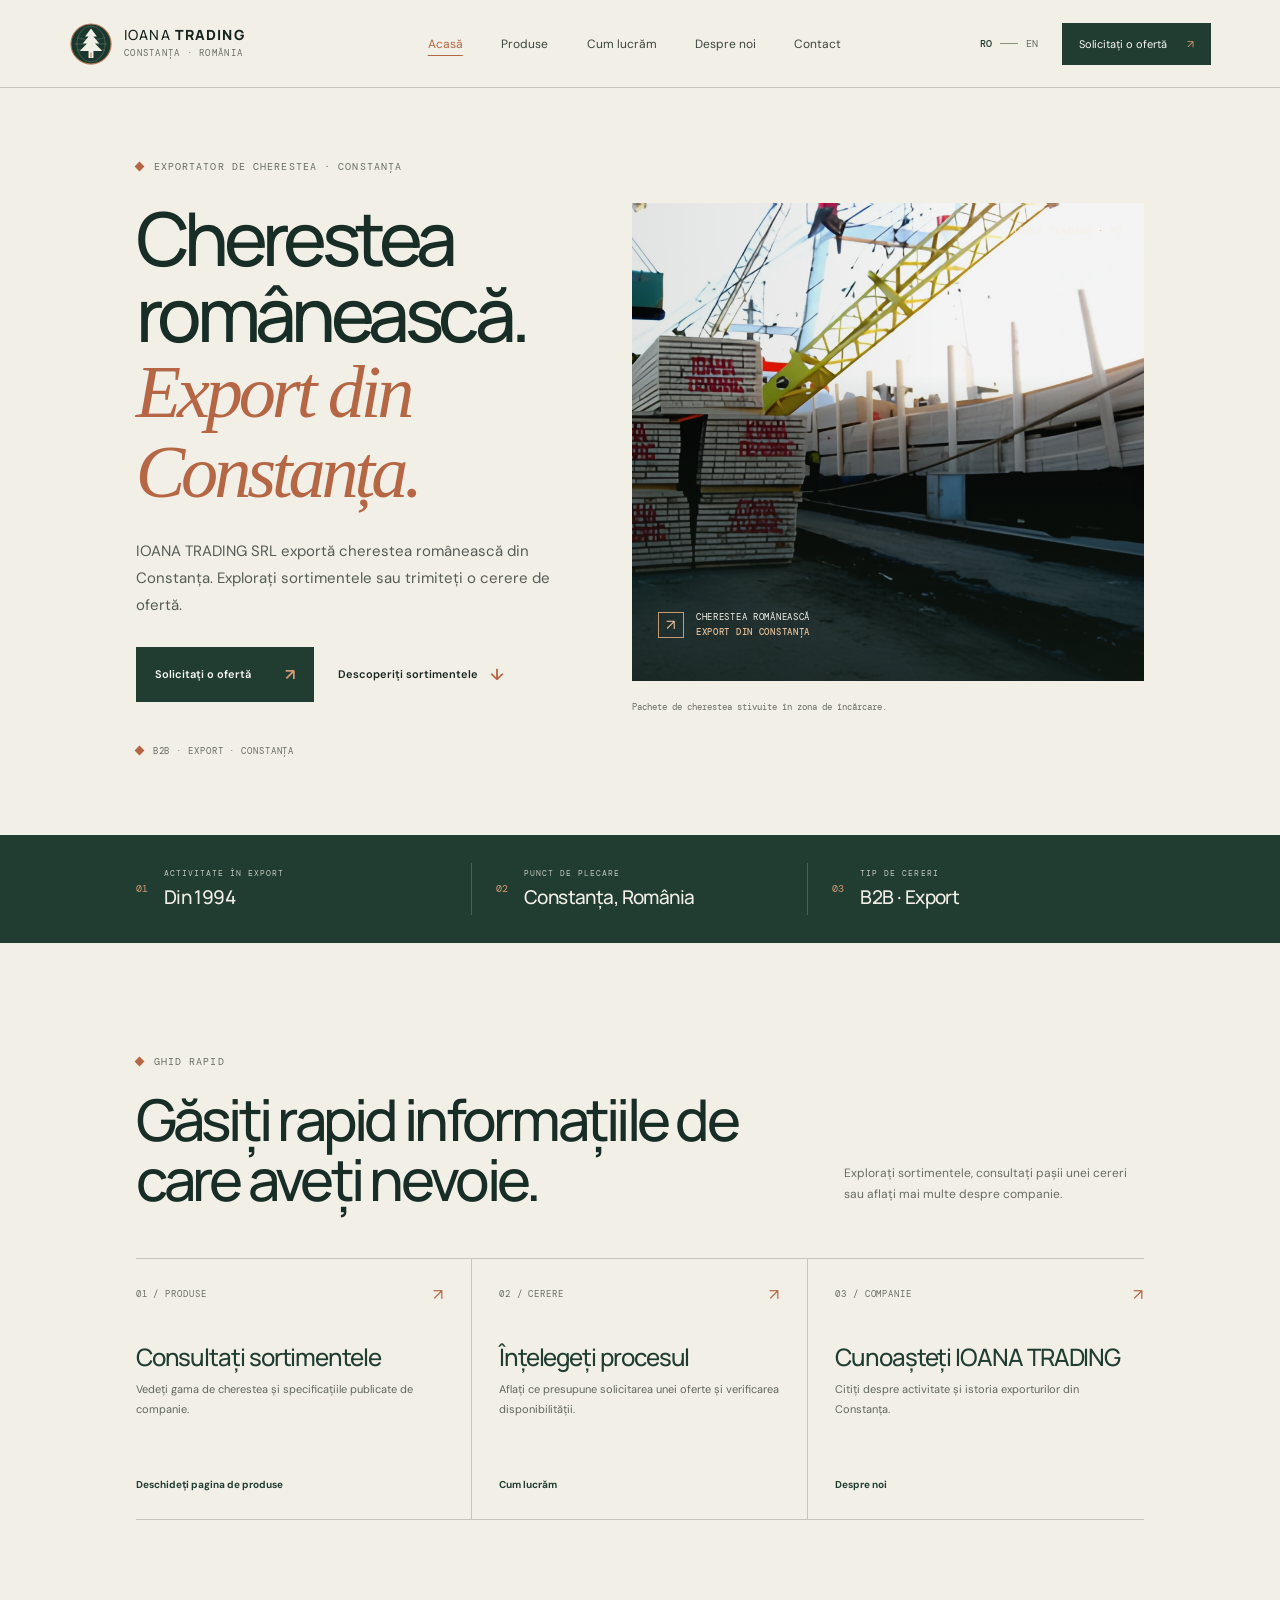
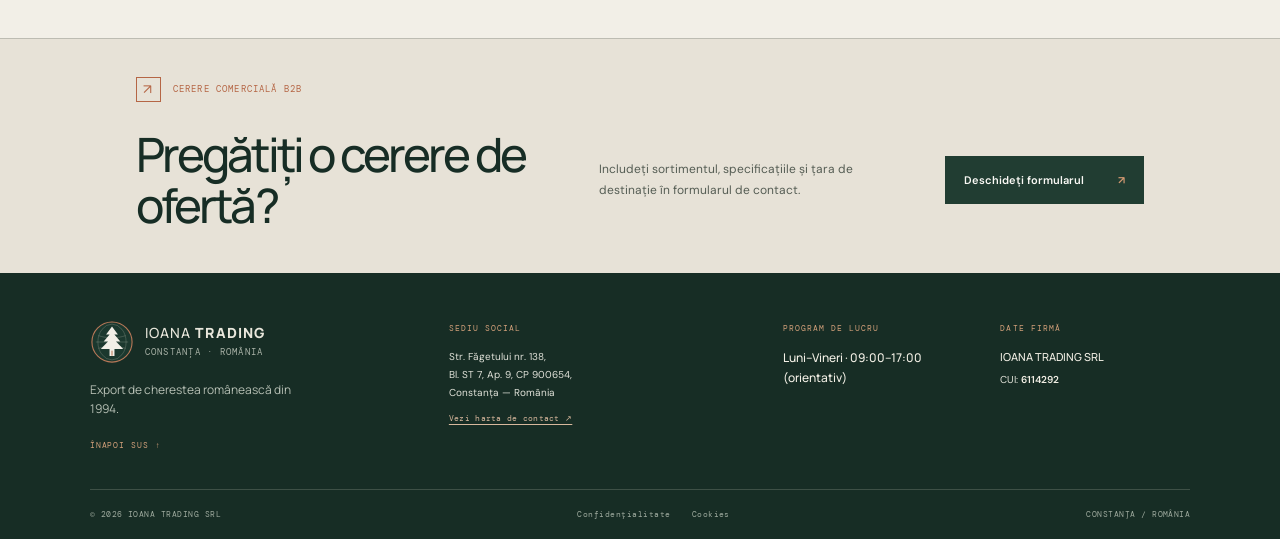
<file: index.html>
<!doctype html>
<html lang="ro">
  <head>
    <meta charset="UTF-8" />
    <meta name="viewport" content="width=device-width, initial-scale=1" />
    <meta name="theme-color" content="#f2efe7" />
    <link rel="icon" type="image/svg+xml" href="assets/favicon.svg" />
    <meta name="description" content="IOANA TRADING SRL exportă cherestea românească din Constanța. Explorați sortimentele, aflați cum se desfășoară o cerere și contactați compania." />
    <meta name="keywords" content="export cherestea România, timber exporter Romania, lumber export, cherestea Constanța" />
    <title>IOANA TRADING — Cherestea românească din Constanța</title>
    <link rel="preconnect" href="https://fonts.googleapis.com" />
    <link rel="preconnect" href="https://fonts.gstatic.com" crossorigin />
    <link href="https://fonts.googleapis.com/css2?family=DM+Mono:wght@400;500&family=DM+Sans:wght@400;500;600;700&family=Manrope:wght@400;500;600;700;800&display=swap" rel="stylesheet" />
    <link rel="stylesheet" href="styles.css" />
    <script src="script.js" defer></script>
  </head>
  <body data-page="home">
    <a class="skip-link" href="#main" data-i18n="skip">Sari la conținut</a>
    <header class="site-header">
      <a class="brand" href="index.html#home" aria-label="IOANA TRADING — Acasă">
        <img class="brand-mark" src="assets/ioanatrading-mark.svg" alt="" />
        <span class="brand-name">IOANA <b>TRADING</b><small>CONSTANȚA · ROMÂNIA</small></span>
      </a>
      <button class="menu-toggle" type="button" aria-expanded="false" aria-controls="site-nav" data-i18n-aria="menu_aria"><span></span><span></span><span class="sr-only">Meniu</span></button>
      <nav class="site-nav" id="site-nav" aria-label="Navigare principală">
        <a href="index.html#home" data-i18n="nav_home">Acasă</a>
        <a href="products.html" data-i18n="nav_products">Produse</a>
        <a href="process.html" data-i18n="nav_process">Cum lucrăm</a>
        <a href="about.html" data-i18n="nav_about">Despre noi</a>
        <a href="contact.html" data-i18n="nav_contact">Contact</a>
      </nav>
      <div class="header-actions">
        <button class="language-toggle" type="button" aria-label="Switch language to English"><span>RO</span><i></i><span>EN</span></button>
        <a class="header-cta" href="contact.html#contact"><span data-i18n="nav_quote">Solicitați o ofertă</span><span aria-hidden="true">↗</span></a>
      </div>
    </header>

    <main id="main">
      <section class="home-hero section-pad" id="home">
        <div class="home-hero-copy">
          <p class="eyebrow"><span class="eyebrow-dot"></span><span data-i18n="hero_eyebrow">EXPORTATOR DE CHERESTEA · CONSTANȚA</span></p>
          <h1 data-i18n="hero_title">Cherestea românească.<br /><em>Export din Constanța.</em></h1>
          <p class="home-hero-intro" data-i18n="hero_lede">IOANA TRADING SRL exportă cherestea românească din Constanța. Explorați sortimentele sau trimiteți o cerere de ofertă.</p>
          <div class="home-hero-actions">
            <a class="button button-dark" href="contact.html#contact"><span data-i18n="hero_cta">Solicitați o ofertă</span><span aria-hidden="true">↗</span></a>
            <a class="home-secondary-link" href="products.html"><span data-i18n="hero_secondary">Descoperiți sortimentele</span><span aria-hidden="true">↓</span></a>
          </div>
          <p class="home-hero-note"><span class="home-note-mark" aria-hidden="true"></span><span data-i18n="hero_note">B2B · EXPORT · CONSTANȚA</span></p>
        </div>
        <figure class="home-hero-visual">
          <img src="assets/hero-timber-realesrgan.webp" alt="Pachete de cherestea stivuite în zona de încărcare, lângă macarale." data-i18n-alt="hero_photo_alt" />
          <div class="home-photo-shade" aria-hidden="true"></div>
          <div class="home-image-label"><span class="home-image-label-icon" aria-hidden="true">↗</span><span data-i18n="photo_overlay">CHERESTEA ROMÂNEASCĂ<br /><b>EXPORT DIN CONSTANȚA</b></span></div>
          <span class="home-image-index" aria-hidden="true">IOANA TRADING <i>·</i> RO</span>
          <figcaption data-i18n="hero_caption">Pachete de cherestea stivuite în zona de încărcare.</figcaption>
        </figure>
      </section>

      <section class="home-facts" aria-label="Date despre IOANA TRADING">
        <div class="home-fact"><span class="home-fact-index">01</span><div><small data-i18n="home_fact1_label">EXPERIENȚĂ</small><strong data-i18n="home_fact1_value">Din 1994</strong></div></div>
        <div class="home-fact"><span class="home-fact-index">02</span><div><small data-i18n="home_fact2_label">BAZĂ</small><strong data-i18n="home_fact2_value">Constanța, România</strong></div></div>
        <div class="home-fact"><span class="home-fact-index">03</span><div><small data-i18n="home_fact3_label">DIRECȚIE</small><strong data-i18n="home_fact3_value">Export B2B</strong></div></div>
      </section>

      <section class="home-pathways section-pad">
        <div class="home-pathways-heading">
          <div><p class="eyebrow"><span class="eyebrow-dot"></span><span data-i18n="home_paths_eyebrow">GHID RAPID</span></p><h2 data-i18n="home_paths_title">Găsiți rapid informațiile de care aveți nevoie.</h2></div>
          <p data-i18n="home_paths_intro">Explorați sortimentele, consultați pașii unei cereri sau aflați mai multe despre companie.</p>
        </div>
        <div class="home-pathway-grid">
          <a class="home-pathway" href="products.html">
            <span class="home-pathway-top"><span data-i18n="home_products_tag">01 / PRODUSE</span><span aria-hidden="true">↗</span></span>
            <h3 data-i18n="home_products_title">Consultați sortimentele</h3>
            <p data-i18n="home_products_copy">Vedeți gama de cherestea și specificațiile publicate de companie.</p>
            <span class="home-pathway-link" data-i18n="home_products_link">Deschideți pagina de produse</span>
          </a>
          <a class="home-pathway" href="process.html">
            <span class="home-pathway-top"><span data-i18n="home_process_tag">02 / CERERE</span><span aria-hidden="true">↗</span></span>
            <h3 data-i18n="home_process_title">Înțelegeți procesul</h3>
            <p data-i18n="home_process_copy">Aflați ce presupune solicitarea unei oferte și verificarea disponibilității.</p>
            <span class="home-pathway-link" data-i18n="home_process_link">Cum lucrăm</span>
          </a>
          <a class="home-pathway" href="about.html">
            <span class="home-pathway-top"><span data-i18n="home_about_tag">03 / COMPANIE</span><span aria-hidden="true">↗</span></span>
            <h3 data-i18n="home_about_title">Cunoașteți IOANA TRADING</h3>
            <p data-i18n="home_about_copy">Citiți despre activitate și istoria exporturilor din Constanța.</p>
            <span class="home-pathway-link" data-i18n="home_about_link">Despre noi</span>
          </a>
        </div>
      </section>

      <section class="home-contact-callout section-pad">
        <div class="home-contact-kicker"><span class="home-contact-symbol" aria-hidden="true">↗</span><span data-i18n="home_contact_tag">CERERE COMERCIALĂ B2B</span></div>
        <div class="home-contact-content"><h2 data-i18n="home_contact_title">Pregătiți o cerere de ofertă?</h2><p data-i18n="home_contact_copy">Includeți sortimentul, specificațiile și țara de destinație în formularul de contact.</p><a class="button home-contact-button" href="contact.html#contact"><span data-i18n="home_contact_button">Deschideți formularul</span><span aria-hidden="true">↗</span></a></div>
      </section>
    </main>

    <footer class="site-footer">
  <div class="footer-main">
    <div class="footer-intro">
      <a class="brand footer-brand" href="index.html#home" aria-label="IOANA TRADING — Acasă">
        <img class="brand-mark" src="assets/ioanatrading-mark.svg" alt="" />
        <span class="brand-name">IOANA <b>TRADING</b><small>CONSTANȚA · ROMÂNIA</small></span>
      </a>
      <p data-i18n="footer_note">Export de cherestea românească din 1994.</p>
      <a class="footer-top-link" href="index.html#home" data-i18n="back_top">ÎNAPOI SUS ↑</a>
    </div>
    <div class="footer-details">
      <section class="footer-detail">
        <h2 data-i18n="footer_address_label">SEDIU SOCIAL</h2>
        <address data-i18n="footer_address">Str. Făgetului nr. 138, bl. ST7, sc. A, et. 3, ap. 9,<br />900654 Constanța, România</address>
        <a class="footer-detail-link" href="contact.html#contact" data-i18n="footer_map_link">Vezi harta de contact ↗</a>
      </section>
      <section class="footer-detail">
        <h2 data-i18n="footer_hours_label">PROGRAM DE LUCRU</h2>
        <p class="footer-hours" data-i18n="footer_hours_value">Luni–Vineri · 09:00–17:00 (orientativ)</p>
      </section>
      <section class="footer-detail">
        <h2 data-i18n="footer_company_label">DATE FIRMĂ</h2>
        <p class="footer-legal-name">IOANA TRADING SRL</p>
        <p><span data-i18n="footer_cui_label">CUI</span>: <b>6114292</b></p>
      </section>
    </div>
  </div>
  <div class="footer-bottom">
    <span>© <span id="year"></span> IOANA TRADING SRL</span>
    <div><a href="privacy.html" data-i18n="privacy_link">Confidențialitate</a><a href="cookies.html" data-i18n="cookies_link">Cookies</a></div>
    <span data-i18n="footer_location">CONSTANȚA / ROMÂNIA</span>
  </div>
</footer>
  </body>
</html>
</file>
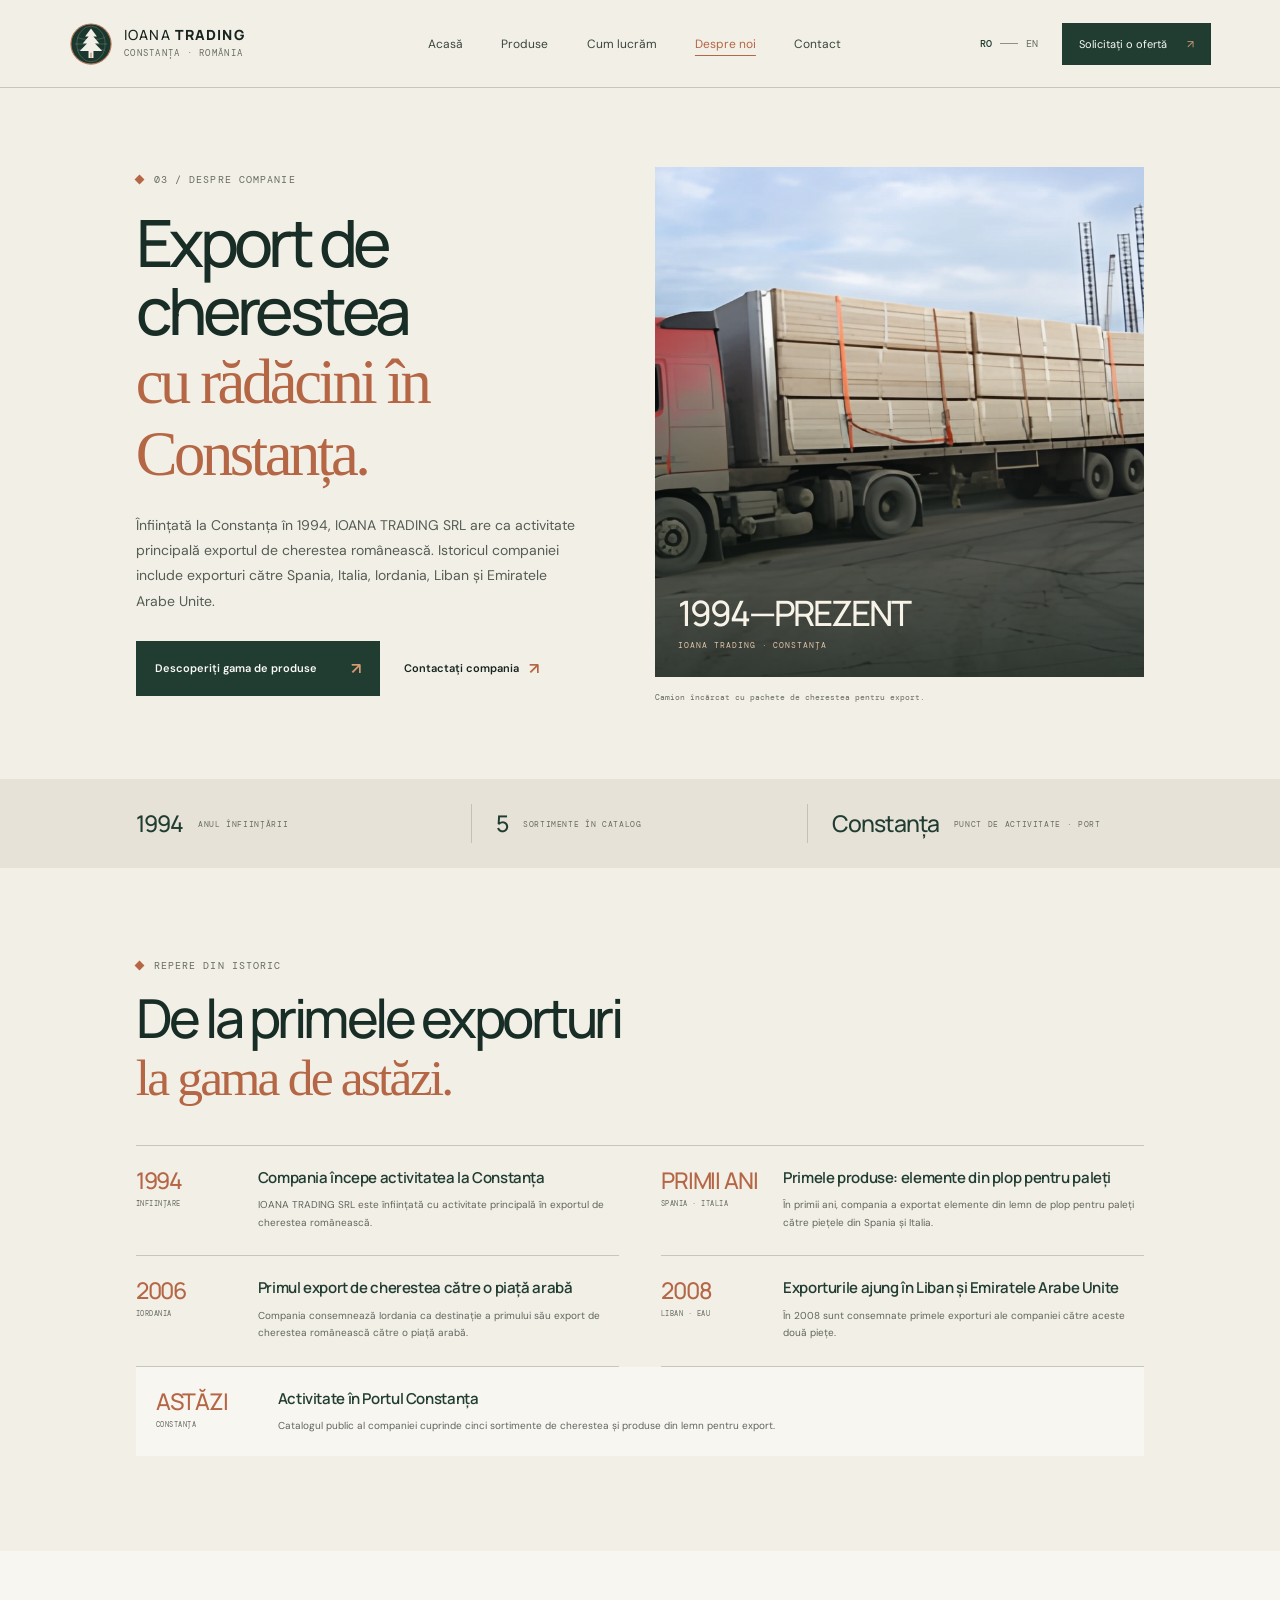
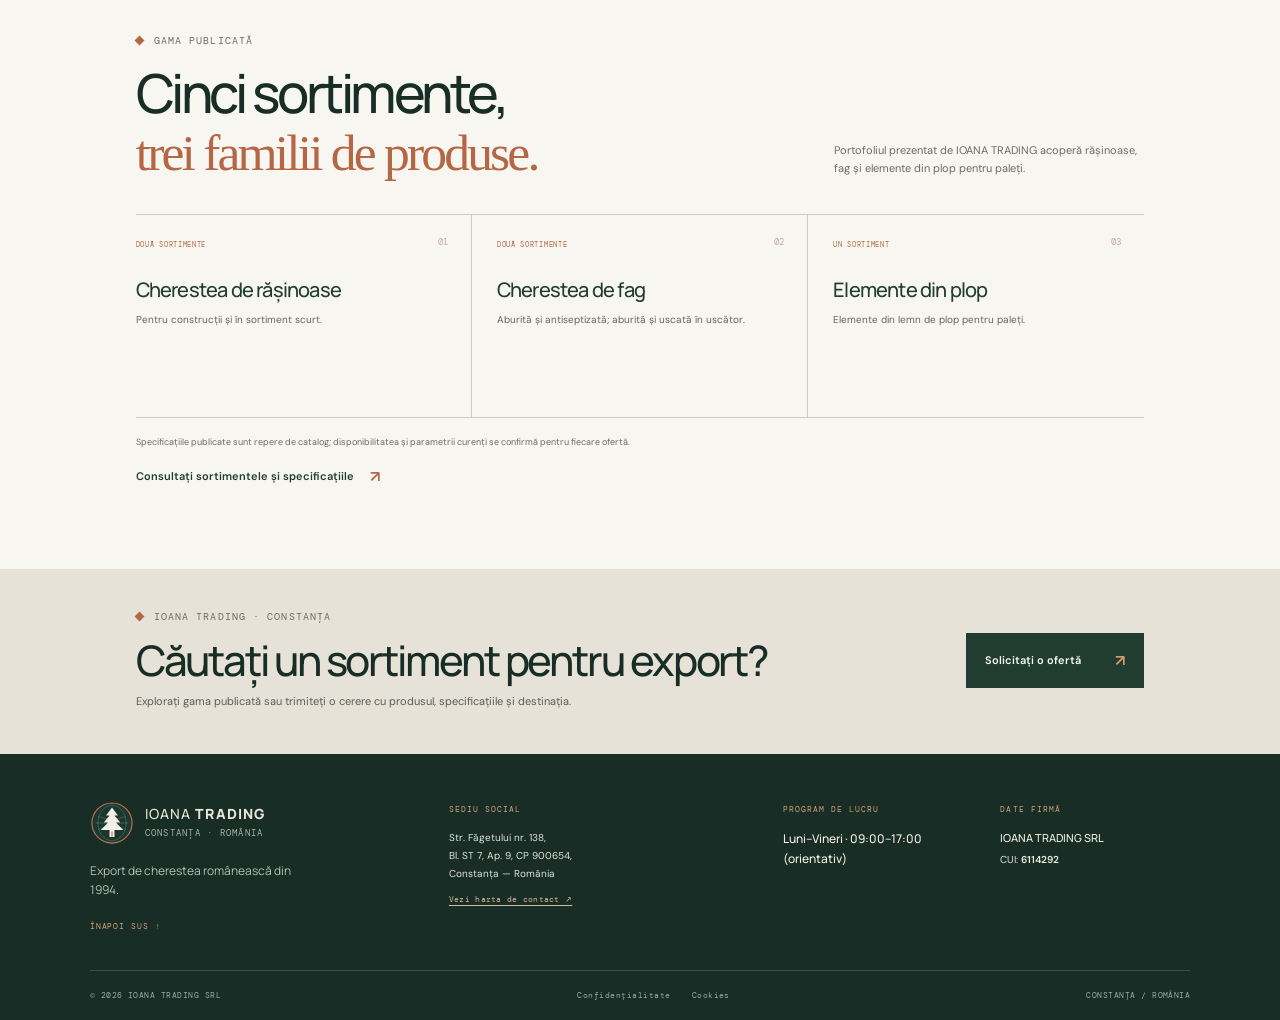
<file: about.html>
<!doctype html>
<html lang="ro">
<head>
    <meta charset="UTF-8" />
    <meta name="viewport" content="width=device-width, initial-scale=1" />
    <meta name="theme-color" content="#f2efe7" />
    <link rel="icon" type="image/svg+xml" href="assets/favicon.svg" />
    <meta name="description" content="Istoria IOANA TRADING SRL: înființată la Constanța în 1994, cu exporturi către Spania, Italia, Iordania, Liban și Emiratele Arabe Unite." />
    <meta name="keywords" content="export cherestea România, timber exporter Romania, lumber export, cherestea Constanța" />
    <title>Despre noi — IOANA TRADING</title>
    <link rel="preconnect" href="https://fonts.googleapis.com" />
    <link rel="preconnect" href="https://fonts.gstatic.com" crossorigin />
    <link href="https://fonts.googleapis.com/css2?family=DM+Mono:wght@400;500&family=DM+Sans:wght@400;500;600;700&family=Manrope:wght@400;500;600;700;800&display=swap" rel="stylesheet" />
    <link rel="stylesheet" href="styles.css" />
    <script src="script.js" defer></script>
  </head>
<body data-page="about">
<a class="skip-link" href="#main" data-i18n="skip">Sari la conținut</a>
<header class="site-header">
      <a class="brand" href="index.html#home" aria-label="IOANA TRADING — Acasă">
        <img class="brand-mark" src="assets/ioanatrading-mark.svg" alt="" />
        <span class="brand-name">IOANA <b>TRADING</b><small>CONSTANȚA · ROMÂNIA</small></span>
      </a>
      <button class="menu-toggle" type="button" aria-expanded="false" aria-controls="site-nav" data-i18n-aria="menu_aria"><span></span><span></span><span class="sr-only">Meniu</span></button>
      <nav class="site-nav" id="site-nav" aria-label="Navigare principală">
        <a href="index.html#home" data-i18n="nav_home">Acasă</a>
        <a href="products.html" data-i18n="nav_products">Produse</a>
        <a href="process.html" data-i18n="nav_process">Cum lucrăm</a>
        <a href="about.html" data-i18n="nav_about">Despre noi</a>
        <a href="contact.html" data-i18n="nav_contact">Contact</a>
      </nav>
      <div class="header-actions">
        <button class="language-toggle" type="button" aria-label="Switch language to English"><span>RO</span><i></i><span>EN</span></button>
        <a class="header-cta" href="contact.html#contact"><span data-i18n="nav_quote">Solicitați o ofertă</span><span aria-hidden="true">↗</span></a>
      </div>
    </header>
<main id="main">
<section class="about-page-hero section-pad" id="about">
  <div class="about-page-copy">
    <p class="eyebrow"><span class="eyebrow-dot"></span><span data-i18n="about_eyebrow">03 / DESPRE COMPANIE</span></p>
    <h1 data-i18n="about_title">Export de cherestea<br /><em>cu rădăcini în Constanța.</em></h1>
    <p class="about-page-lede" data-i18n="about_intro">Înființată la Constanța în 1994, IOANA TRADING SRL are ca activitate principală exportul de cherestea românească. Istoricul companiei include exporturi către Spania, Italia, Iordania, Liban și Emiratele Arabe Unite.</p>
    <div class="about-page-actions">
      <a class="button button-dark" href="products.html"><span data-i18n="about_products_cta">Descoperiți gama de produse</span><span aria-hidden="true">↗</span></a>
      <a class="text-link" href="contact.html#contact"><span data-i18n="about_contact_cta">Contactați compania</span><span aria-hidden="true">↗</span></a>
    </div>
  </div>
  <figure class="about-page-photo">
    <img src="assets/shipment-truck-realesrgan.webp" alt="Camion încărcat cu pachete de cherestea pentru export." data-i18n-alt="about_photo_alt" />
    <div class="about-photo-shade" aria-hidden="true"></div>
    <div class="about-photo-overlay"><span data-i18n="about_photo_period">1994—PREZENT</span><small>IOANA TRADING · CONSTANȚA</small></div>
    <figcaption data-i18n="about_photo_caption">Camion încărcat cu pachete de cherestea pentru export.</figcaption>
  </figure>
</section>

<section class="about-facts" aria-label="Repere despre IOANA TRADING" data-i18n-aria="about_facts_aria">
  <div class="about-fact"><strong>1994</strong><span data-i18n="about_fact1">ANUL ÎNFIINȚĂRII</span></div>
  <div class="about-fact"><strong>5</strong><span data-i18n="about_fact2">SORTIMENTE ÎN CATALOG</span></div>
  <div class="about-fact"><strong data-i18n="about_fact3_value">Constanța</strong><span data-i18n="about_fact3">PUNCT DE ACTIVITATE · PORT</span></div>
</section>

<section class="about-history section-pad" aria-labelledby="about-history-title">
  <div class="about-section-heading">
    <div><p class="eyebrow"><span class="eyebrow-dot"></span><span data-i18n="about_history_eyebrow">REPERE DIN ISTORIC</span></p><h2 id="about-history-title" data-i18n="about_history_title">De la primele exporturi<br /><em>la gama de astăzi.</em></h2></div>
  </div>
  <div class="about-timeline">
    <article class="about-timeline-item"><div class="about-timeline-date"><strong>1994</strong><span data-i18n="about_milestone1_tag">ÎNFIINȚARE</span></div><div><h3 data-i18n="about_milestone1_title">Compania începe activitatea la Constanța</h3><p data-i18n="about_milestone1_copy">IOANA TRADING SRL este înființată cu activitate principală în exportul de cherestea românească.</p></div></article>
    <article class="about-timeline-item"><div class="about-timeline-date"><strong data-i18n="about_milestone2_date">PRIMII ANI</strong><span data-i18n="about_milestone2_tag">SPANIA · ITALIA</span></div><div><h3 data-i18n="about_milestone2_title">Elemente din plop pentru paleți</h3><p data-i18n="about_milestone2_copy">Primele exporturi descrise de companie au vizat elemente din lemn de plop pentru paleți, cu destinații în Spania și Italia.</p></div></article>
    <article class="about-timeline-item"><div class="about-timeline-date"><strong>2006</strong><span data-i18n="about_milestone3_tag">IORDANIA</span></div><div><h3 data-i18n="about_milestone3_title">Primul export de cherestea către o piață arabă</h3><p data-i18n="about_milestone3_copy">Compania consemnează Iordania ca destinație a primului său export de cherestea românească către o piață arabă.</p></div></article>
    <article class="about-timeline-item"><div class="about-timeline-date"><strong>2008</strong><span data-i18n="about_milestone4_tag">LIBAN · EAU</span></div><div><h3 data-i18n="about_milestone4_title">Exporturile ajung în Liban și Emiratele Arabe Unite</h3><p data-i18n="about_milestone4_copy">În 2008 sunt consemnate primele exporturi ale companiei către aceste două piețe.</p></div></article>
    <article class="about-timeline-item about-timeline-current"><div class="about-timeline-date"><strong data-i18n="about_milestone5_date">ASTĂZI</strong><span data-i18n="about_milestone5_tag">CONSTANȚA</span></div><div><h3 data-i18n="about_milestone5_title">Activitate în Portul Constanța</h3><p data-i18n="about_milestone5_copy">Catalogul public al companiei cuprinde cinci sortimente de cherestea și produse din lemn pentru export.</p></div></article>
  </div>
</section>

<section class="about-range-section section-pad" aria-labelledby="about-range-title">
  <div class="about-section-heading about-range-heading">
    <div><p class="eyebrow"><span class="eyebrow-dot"></span><span data-i18n="about_range_eyebrow">GAMA PUBLICATĂ</span></p><h2 id="about-range-title" data-i18n="about_range_title">Cinci sortimente,<br /><em>trei familii de produse.</em></h2></div>
    <p data-i18n="about_range_intro">Portofoliul prezentat de IOANA TRADING acoperă rășinoase, fag și elemente din plop pentru paleți.</p>
  </div>
  <div class="about-range-grid">
    <article class="about-range-card"><span class="about-range-number">01</span><small data-i18n="about_range1_tag">DOUĂ SORTIMENTE</small><h3 data-i18n="about_range1_title">Cherestea de rășinoase</h3><p data-i18n="about_range1_copy">Pentru construcții și în sortiment scurt.</p></article>
    <article class="about-range-card"><span class="about-range-number">02</span><small data-i18n="about_range2_tag">DOUĂ SORTIMENTE</small><h3 data-i18n="about_range2_title">Cherestea de fag</h3><p data-i18n="about_range2_copy">Aburită și antiseptizată; aburită și uscată în uscător.</p></article>
    <article class="about-range-card"><span class="about-range-number">03</span><small data-i18n="about_range3_tag">UN SORTIMENT</small><h3 data-i18n="about_range3_title">Elemente din plop</h3><p data-i18n="about_range3_copy">Elemente din lemn de plop pentru paleți.</p></article>
  </div>
  <p class="about-range-note" data-i18n="about_range_note">Specificațiile publicate sunt repere de catalog; disponibilitatea și parametrii curenți se confirmă pentru fiecare ofertă.</p>
  <a class="arrow-link about-range-link" href="products.html"><span data-i18n="about_range_link">Consultați sortimentele și specificațiile</span><span aria-hidden="true">↗</span></a>
</section>

<section class="about-next-step section-pad">
  <div><p class="eyebrow"><span class="eyebrow-dot"></span><span data-i18n="about_next_label">IOANA TRADING · CONSTANȚA</span></p><h2 data-i18n="about_next_title">Căutați un sortiment pentru export?</h2><p data-i18n="about_next_copy">Explorați gama publicată sau trimiteți o cerere cu produsul, specificațiile și destinația.</p></div>
  <a class="button button-dark" href="contact.html#contact"><span data-i18n="about_next_cta">Solicitați o ofertă</span><span aria-hidden="true">↗</span></a>
</section>
</main>
<footer class="site-footer">
  <div class="footer-main">
    <div class="footer-intro">
      <a class="brand footer-brand" href="index.html#home" aria-label="IOANA TRADING — Acasă">
        <img class="brand-mark" src="assets/ioanatrading-mark.svg" alt="" />
        <span class="brand-name">IOANA <b>TRADING</b><small>CONSTANȚA · ROMÂNIA</small></span>
      </a>
      <p data-i18n="footer_note">Export de cherestea românească din 1994.</p>
      <a class="footer-top-link" href="index.html#home" data-i18n="back_top">ÎNAPOI SUS ↑</a>
    </div>
    <div class="footer-details">
      <section class="footer-detail">
        <h2 data-i18n="footer_address_label">SEDIU SOCIAL</h2>
        <address data-i18n="footer_address">Str. Făgetului nr. 138, bl. ST7, sc. A, et. 3, ap. 9,<br />900654 Constanța, România</address>
        <a class="footer-detail-link" href="contact.html#contact" data-i18n="footer_map_link">Vezi harta de contact ↗</a>
      </section>
      <section class="footer-detail">
        <h2 data-i18n="footer_hours_label">PROGRAM DE LUCRU</h2>
        <p class="footer-hours" data-i18n="footer_hours_value">Luni–Vineri · 09:00–17:00 (orientativ)</p>
      </section>
      <section class="footer-detail">
        <h2 data-i18n="footer_company_label">DATE FIRMĂ</h2>
        <p class="footer-legal-name">IOANA TRADING SRL</p>
        <p><span data-i18n="footer_cui_label">CUI</span>: <b>6114292</b></p>
      </section>
    </div>
  </div>
  <div class="footer-bottom">
    <span>© <span id="year"></span> IOANA TRADING SRL</span>
    <div><a href="privacy.html" data-i18n="privacy_link">Confidențialitate</a><a href="cookies.html" data-i18n="cookies_link">Cookies</a></div>
    <span data-i18n="footer_location">CONSTANȚA / ROMÂNIA</span>
  </div>
</footer>
</body>
</html>
</file>
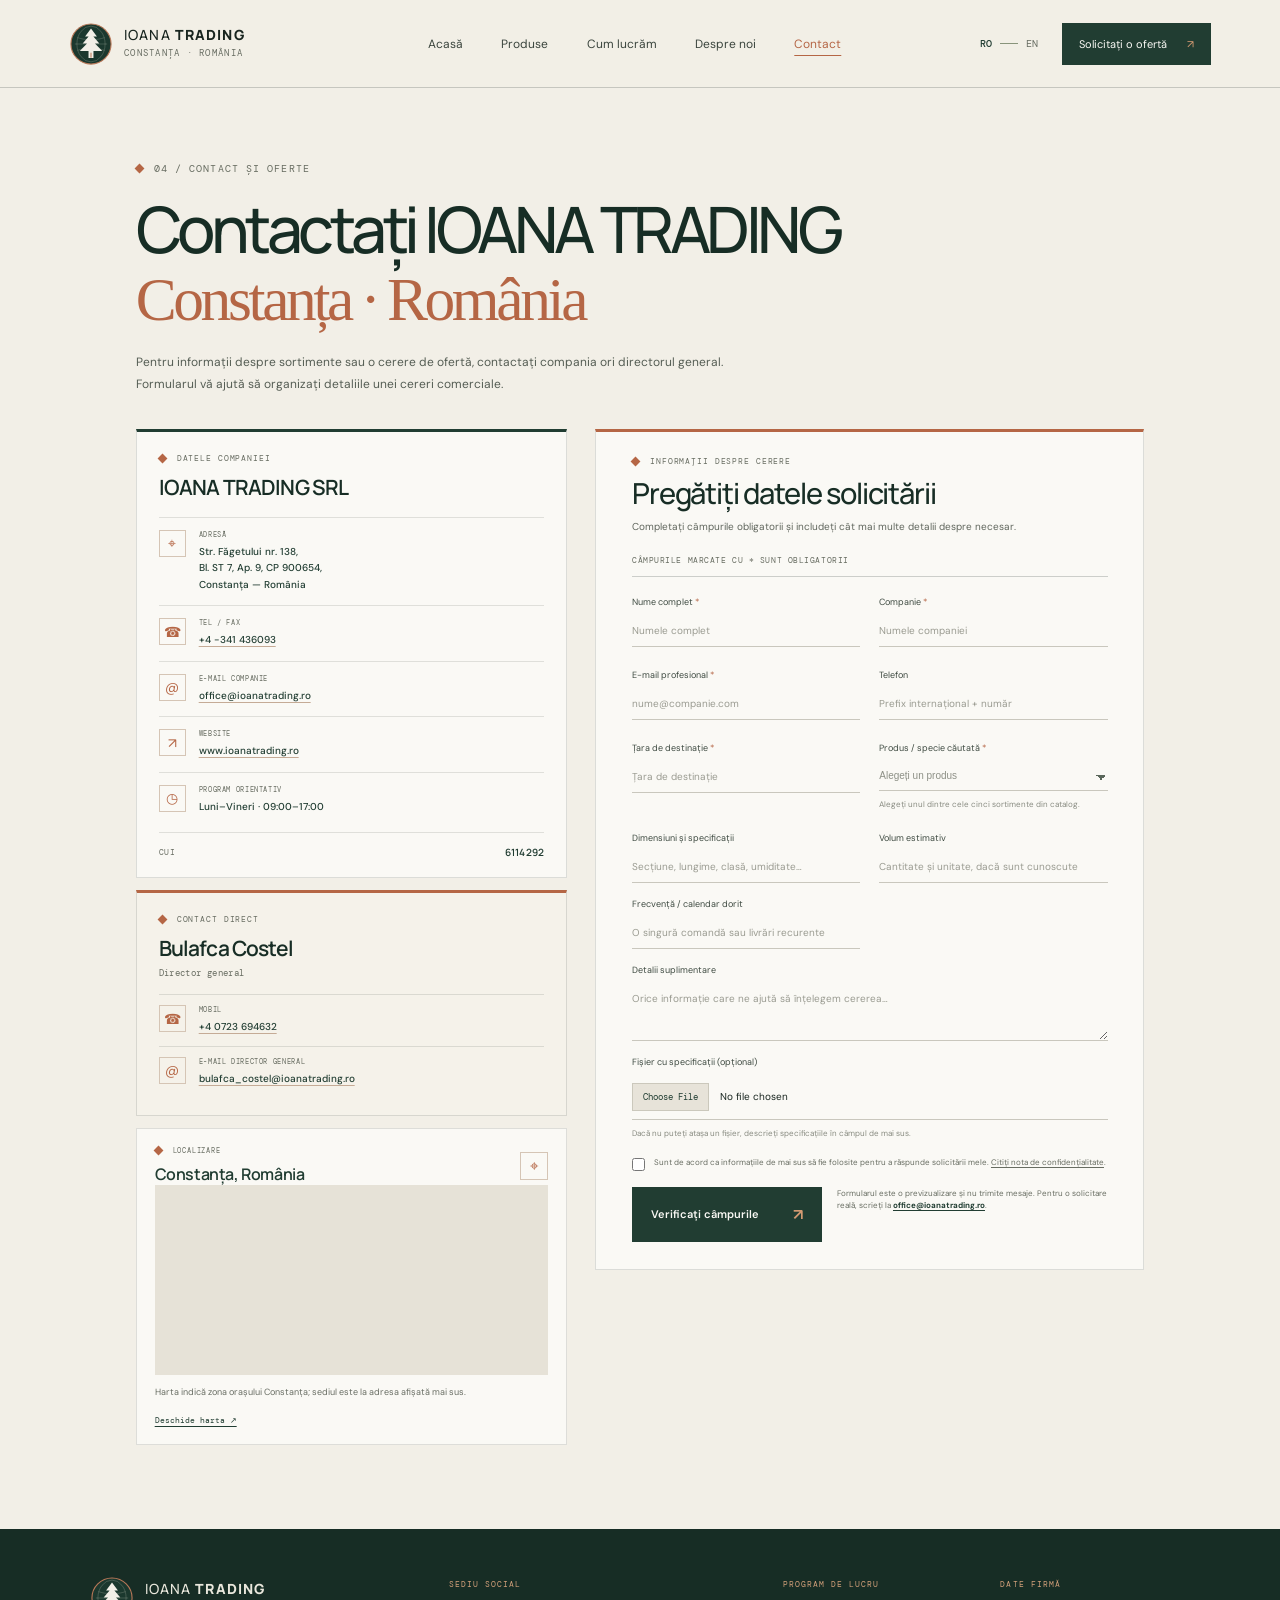
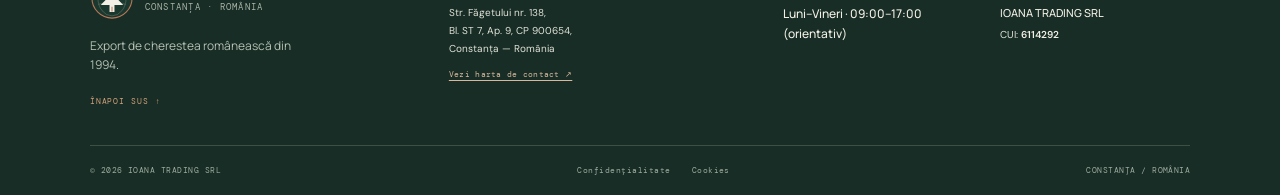
<file: contact.html>
<!doctype html>
<html lang="ro">
<head>
    <meta charset="UTF-8" />
    <meta name="viewport" content="width=device-width, initial-scale=1" />
    <meta name="theme-color" content="#f2efe7" />
    <link rel="icon" type="image/svg+xml" href="assets/favicon.svg" />
    <meta name="description" content="Contactați IOANA TRADING: consultați datele companiei, deschideți harta orientativă din Constanța sau pregătiți o cerere de ofertă." />
    <meta name="keywords" content="export cherestea România, timber exporter Romania, lumber export, cherestea Constanța" />
    <title>Contact — IOANA TRADING</title>
    <link rel="preconnect" href="https://fonts.googleapis.com" />
    <link rel="preconnect" href="https://fonts.gstatic.com" crossorigin />
    <link href="https://fonts.googleapis.com/css2?family=DM+Mono:wght@400;500&family=DM+Sans:wght@400;500;600;700&family=Manrope:wght@400;500;600;700;800&display=swap" rel="stylesheet" />
    <link rel="stylesheet" href="styles.css" />
    <script src="script.js" defer></script>
  </head>
<body data-page="contact">
<a class="skip-link" href="#main" data-i18n="skip">Sari la conținut</a>
<header class="site-header">
      <a class="brand" href="index.html#home" aria-label="IOANA TRADING — Acasă">
        <img class="brand-mark" src="assets/ioanatrading-mark.svg" alt="" />
        <span class="brand-name">IOANA <b>TRADING</b><small>CONSTANȚA · ROMÂNIA</small></span>
      </a>
      <button class="menu-toggle" type="button" aria-expanded="false" aria-controls="site-nav" data-i18n-aria="menu_aria"><span></span><span></span><span class="sr-only">Meniu</span></button>
      <nav class="site-nav" id="site-nav" aria-label="Navigare principală">
        <a href="index.html#home" data-i18n="nav_home">Acasă</a>
        <a href="products.html" data-i18n="nav_products">Produse</a>
        <a href="process.html" data-i18n="nav_process">Cum lucrăm</a>
        <a href="about.html" data-i18n="nav_about">Despre noi</a>
        <a href="contact.html" data-i18n="nav_contact">Contact</a>
      </nav>
      <div class="header-actions">
        <button class="language-toggle" type="button" aria-label="Switch language to English"><span>RO</span><i></i><span>EN</span></button>
        <a class="header-cta" href="contact.html#contact"><span data-i18n="nav_quote">Solicitați o ofertă</span><span aria-hidden="true">↗</span></a>
      </div>
    </header>
<main id="main">
  <section class="contact-page section-pad" id="contact">
    <div class="contact-page-intro">
      <p class="eyebrow"><span class="eyebrow-dot"></span><span data-i18n="contact_eyebrow">04 / CONTACT ȘI OFERTE</span></p>
      <h1 data-i18n="contact_title">Contactați IOANA TRADING<br /><em>Constanța · România</em></h1>
      <p data-i18n="contact_intro">Pentru informații despre sortimente sau o cerere de ofertă, contactați compania ori directorul general. Formularul vă ajută să organizați detaliile unei cereri comerciale.</p>
    </div>

    <div class="contact-content-grid">
      <aside class="contact-info-column" aria-label="Date de contact IOANA TRADING">
        <section class="contact-details-panel company-contact-card" aria-labelledby="contact-details-title">
          <p class="eyebrow"><span class="eyebrow-dot"></span><span data-i18n="contact_details_eyebrow">DATELE COMPANIEI</span></p>
          <h2 id="contact-details-title" data-i18n="contact_details_title">IOANA TRADING SRL</h2>
          <div class="contact-detail-row">
            <span class="contact-detail-icon" aria-hidden="true">⌖</span>
            <div><small data-i18n="contact_address_label">ADRESĂ</small><address data-i18n="contact_office_address">Str. Făgetului nr. 138,<br />Bl. ST 7, Ap. 9, CP 900654,<br />Constanța — România</address></div>
          </div>
          <div class="contact-detail-row">
            <span class="contact-detail-icon" aria-hidden="true">☎</span>
            <div><small data-i18n="contact_phone_label">TEL / FAX</small><a href="tel:+40341436093">+4 -341 436093</a></div>
          </div>
          <div class="contact-detail-row">
            <span class="contact-detail-icon" aria-hidden="true">@</span>
            <div><small data-i18n="contact_email_label">E-MAIL COMPANIE</small><a href="mailto:office@ioanatrading.ro">office@ioanatrading.ro</a></div>
          </div>
          <div class="contact-detail-row">
            <span class="contact-detail-icon" aria-hidden="true">↗</span>
            <div><small data-i18n="contact_website_label">WEBSITE</small><a href="https://www.ioanatrading.ro/" target="_blank" rel="noreferrer">www.ioanatrading.ro</a></div>
          </div>
          <div class="contact-detail-row">
            <span class="contact-detail-icon" aria-hidden="true">◷</span>
            <div><small data-i18n="contact_hours_label">PROGRAM ORIENTATIV</small><span data-i18n="contact_hours_value">Luni–Vineri · 09:00–17:00</span></div>
          </div>
          <div class="contact-company-id"><span data-i18n="footer_cui_label">CUI</span><b>6114292</b></div>
        </section>

        <section class="contact-details-panel director-contact-card" aria-labelledby="director-contact-title">
          <p class="eyebrow"><span class="eyebrow-dot"></span><span data-i18n="director_label">CONTACT DIRECT</span></p>
          <h2 id="director-contact-title" data-i18n="director_name">Bulafca Costel</h2>
          <p class="director-role" data-i18n="director_role">Director general</p>
          <div class="contact-detail-row">
            <span class="contact-detail-icon" aria-hidden="true">☎</span>
            <div><small data-i18n="director_mobile_label">MOBIL</small><a href="tel:+40723694632">+4 0723 694632</a></div>
          </div>
          <div class="contact-detail-row">
            <span class="contact-detail-icon" aria-hidden="true">@</span>
            <div><small data-i18n="director_email_label">E-MAIL DIRECTOR GENERAL</small><a href="mailto:bulafca_costel@ioanatrading.ro">bulafca_costel@ioanatrading.ro</a></div>
          </div>
        </section>

        <section class="contact-map-panel" aria-labelledby="map-panel-title">
          <div class="contact-map-heading"><div><p class="eyebrow"><span class="eyebrow-dot"></span><span data-i18n="contact_map_eyebrow">LOCALIZARE</span></p><h2 id="map-panel-title" data-i18n="map_title">Constanța, România</h2></div><span class="contact-map-marker" aria-hidden="true">⌖</span></div>
          <iframe title="Hartă de orientare pentru Constanța, România" data-i18n-title="map_title" src="https://www.openstreetmap.org/export/embed.html?bbox=28.52%2C44.10%2C28.73%2C44.24&amp;layer=mapnik&amp;marker=44.1700%2C28.6300" loading="lazy" referrerpolicy="strict-origin-when-cross-origin"></iframe>
          <p class="contact-map-note" data-i18n="map_note">Harta indică zona orașului Constanța; sediul este la adresa afișată mai sus.</p>
          <a href="https://www.openstreetmap.org/?mlat=44.17&amp;mlon=28.63#map=12/44.17/28.63" target="_blank" rel="noreferrer" data-i18n="map_open">Deschide harta ↗</a>
        </section>
      </aside>

      <div class="contact-form-panel">
        <div class="contact-form-heading"><p class="eyebrow"><span class="eyebrow-dot"></span><span data-i18n="form_title">CERERE DE OFERTĂ</span></p><h2 data-i18n="contact_form_title">Pregătiți datele solicitării</h2><p data-i18n="contact_form_intro">Completați câmpurile obligatorii și includeți cât mai multe detalii despre necesar.</p></div>
        <form class="quote-form" id="quote-form" novalidate>
          <div class="form-topline"><span data-i18n="form_required_note">CÂMPURILE MARCATE CU * SUNT OBLIGATORII</span></div>
          <div class="form-grid">
            <label class="field"><span data-i18n="label_name">Nume complet <i>*</i></span><input name="name" autocomplete="name" required minlength="2" aria-describedby="error-name" data-i18n-placeholder="ph_name" placeholder="Numele complet"/><small class="field-error" id="error-name" data-error="name"></small></label>
            <label class="field"><span data-i18n="label_company">Companie <i>*</i></span><input name="company" autocomplete="organization" required minlength="2" aria-describedby="error-company" data-i18n-placeholder="ph_company" placeholder="Numele companiei"/><small class="field-error" id="error-company" data-error="company"></small></label>
            <label class="field"><span data-i18n="label_email">E-mail profesional <i>*</i></span><input name="email" type="email" autocomplete="email" required aria-describedby="error-email" data-i18n-placeholder="ph_email" placeholder="nume@companie.com"/><small class="field-error" id="error-email" data-error="email"></small></label>
            <label class="field"><span data-i18n="label_phone">Telefon</span><input name="phone" type="tel" autocomplete="tel" data-i18n-placeholder="ph_phone" placeholder="Prefix internațional + număr"/></label>
            <label class="field"><span data-i18n="label_country">Țara de destinație <i>*</i></span><input name="country" autocomplete="country-name" required aria-describedby="error-country" data-i18n-placeholder="ph_country" placeholder="Țara de destinație"/><small class="field-error" id="error-country" data-error="country"></small></label>
            <label class="field"><span data-i18n="label_product">Produs / specie căutată <i>*</i></span><select name="product" required aria-describedby="hint-product error-product"><option value="" data-i18n="select_product">Alegeți un produs</option><option value="conifer-construction" data-i18n="prod1_full">Cherestea de rășinoase pentru construcții</option><option value="conifer-short" data-i18n="prod2_full">Cherestea scurtă de rășinoase</option><option value="beech-antiseptic" data-i18n="prod3_full">Cherestea de fag aburită și antiseptizată</option><option value="beech-kiln-dried" data-i18n="prod4_full">Cherestea de fag aburită și uscată în uscător</option><option value="poplar-pallet" data-i18n="prod5_full">Elemente pentru paleți din lemn de plop</option><option value="other" data-i18n="other_product">Alt produs / specificați în detalii</option></select><small class="field-hint" id="hint-product" data-i18n="hint_product">Alegeți unul dintre cele cinci sortimente din catalog.</small><small class="field-error" id="error-product" data-error="product"></small></label>
            <label class="field"><span data-i18n="label_specs">Dimensiuni și specificații</span><input name="specs" data-i18n-placeholder="ph_specs" placeholder="Secțiune, lungime, clasă, umiditate…"/></label>
            <label class="field"><span data-i18n="label_volume">Volum estimativ</span><input name="volume" data-i18n-placeholder="ph_volume" placeholder="Cantitate și unitate, dacă sunt cunoscute"/></label>
            <label class="field"><span data-i18n="label_schedule">Frecvență / calendar dorit</span><input name="schedule" data-i18n-placeholder="ph_schedule" placeholder="O singură comandă sau livrări recurente"/></label>
            <label class="field field-full"><span data-i18n="label_details">Detalii suplimentare</span><textarea name="details" rows="3" data-i18n-placeholder="ph_details" placeholder="Orice informație care ne ajută să înțelegem cererea…"></textarea></label>
            <label class="field field-full upload-field"><span data-i18n="label_file">Fișier cu specificații (opțional)</span><input name="attachment" type="file" accept=".pdf,.doc,.docx,.xls,.xlsx,.csv,.txt,image/*"/><small data-i18n="hint_file">Dacă nu puteți atașa un fișier, descrieți specificațiile în câmpul de mai sus.</small></label>
          </div>
          <label class="consent"><input name="consent" type="checkbox" required/><span data-i18n="consent_text">Sunt de acord ca informațiile de mai sus să fie folosite pentru a răspunde solicitării mele. <a href="privacy.html">Citiți nota de confidențialitate</a>.</span></label>
          <small class="field-error consent-error" id="error-consent" data-error="consent"></small>
          <div class="form-submit-row"><button class="button button-dark" type="submit"><span data-i18n="submit">Verificați câmpurile</span><span aria-hidden="true">↗</span></button><p data-i18n="form_notice">Formularul este o previzualizare și nu trimite mesaje. Pentru o solicitare reală, scrieți la <a href="mailto:office@ioanatrading.ro">office@ioanatrading.ro</a>.</p></div>
          <div class="form-response" id="form-response" role="status" aria-live="polite" hidden></div>
        </form>
      </div>
    </div>
  </section>
</main>
<footer class="site-footer">
  <div class="footer-main">
    <div class="footer-intro">
      <a class="brand footer-brand" href="index.html#home" aria-label="IOANA TRADING — Acasă">
        <img class="brand-mark" src="assets/ioanatrading-mark.svg" alt="" />
        <span class="brand-name">IOANA <b>TRADING</b><small>CONSTANȚA · ROMÂNIA</small></span>
      </a>
      <p data-i18n="footer_note">Export de cherestea românească din 1994.</p>
      <a class="footer-top-link" href="index.html#home" data-i18n="back_top">ÎNAPOI SUS ↑</a>
    </div>
    <div class="footer-details">
      <section class="footer-detail">
        <h2 data-i18n="footer_address_label">SEDIU SOCIAL</h2>
        <address data-i18n="footer_address">Str. Făgetului nr. 138, bl. ST7, sc. A, et. 3, ap. 9,<br />900654 Constanța, România</address>
        <a class="footer-detail-link" href="contact.html#contact" data-i18n="footer_map_link">Vezi harta de contact ↗</a>
      </section>
      <section class="footer-detail">
        <h2 data-i18n="footer_hours_label">PROGRAM DE LUCRU</h2>
        <p class="footer-hours" data-i18n="footer_hours_value">Luni–Vineri · 09:00–17:00 (orientativ)</p>
      </section>
      <section class="footer-detail">
        <h2 data-i18n="footer_company_label">DATE FIRMĂ</h2>
        <p class="footer-legal-name">IOANA TRADING SRL</p>
        <p><span data-i18n="footer_cui_label">CUI</span>: <b>6114292</b></p>
      </section>
    </div>
  </div>
  <div class="footer-bottom">
    <span>© <span id="year"></span> IOANA TRADING SRL</span>
    <div><a href="privacy.html" data-i18n="privacy_link">Confidențialitate</a><a href="cookies.html" data-i18n="cookies_link">Cookies</a></div>
    <span data-i18n="footer_location">CONSTANȚA / ROMÂNIA</span>
  </div>
</footer>
</body>
</html>
</file>
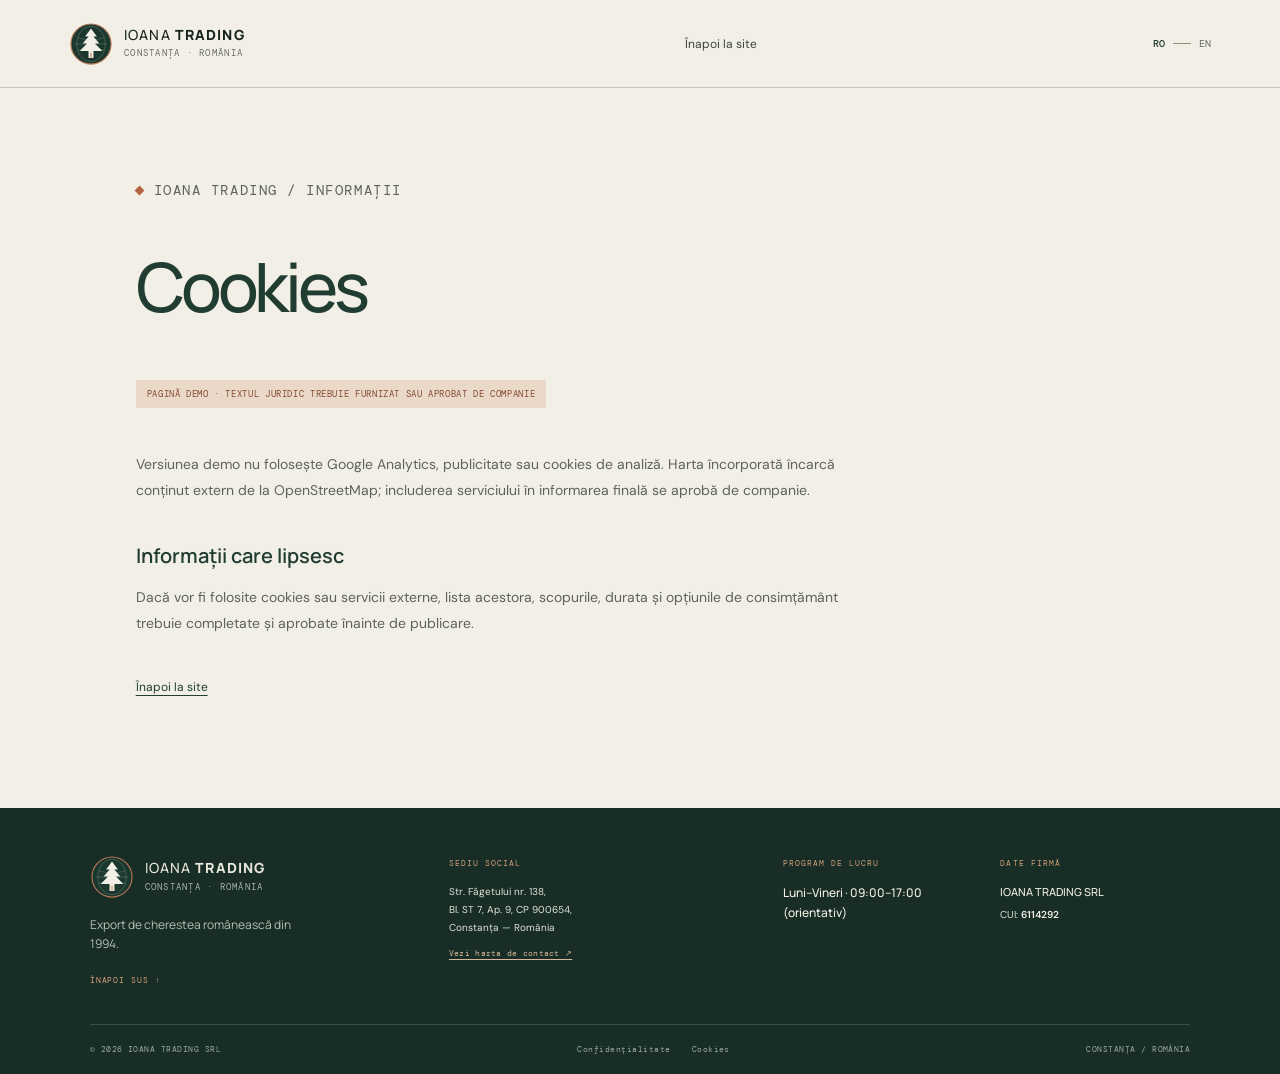
<file: cookies.html>
<!doctype html>
<html lang="ro">
  <head>
    <meta charset="UTF-8" />
    <meta name="viewport" content="width=device-width, initial-scale=1" />
    <meta name="theme-color" content="#f2efe7" />
    <link rel="icon" type="image/svg+xml" href="assets/favicon.svg" />
    <meta name="description" content="Informații despre cookies — pagină demo IOANA TRADING, de completat și aprobat înainte de lansare." />
    <title>Cookies — IOANA TRADING</title>
    <link rel="preconnect" href="https://fonts.googleapis.com" /><link rel="preconnect" href="https://fonts.gstatic.com" crossorigin />
    <link href="https://fonts.googleapis.com/css2?family=DM+Mono:wght@400;500&family=DM+Sans:wght@400;500;600;700&family=Manrope:wght@400;500;600;700;800&display=swap" rel="stylesheet" />
    <link rel="stylesheet" href="styles.css" /><script src="script.js" defer></script>
  </head>
  <body>
    <header class="site-header"><a class="brand" href="index.html"><img class="brand-mark" src="assets/ioanatrading-mark.svg" alt=""/><span class="brand-name">IOANA <b>TRADING</b><small>CONSTANȚA · ROMÂNIA</small></span></a><nav class="site-nav" style="display:flex"><a href="index.html" data-i18n="legal_back">Înapoi la site</a></nav><div class="header-actions"><button class="language-toggle" type="button" aria-label="Switch language to English"><span>RO</span><i></i><span>EN</span></button></div></header>
    <main id="main" class="legal-page section-pad"><p class="eyebrow"><span class="eyebrow-dot"></span><span>IOANA TRADING / INFORMAȚII</span></p><h1 data-i18n="legal_cookies_title">Cookies</h1><span class="legal-draft" data-i18n="legal_draft">PAGINĂ DEMO · TEXTUL JURIDIC TREBUIE FURNIZAT SAU APROBAT DE COMPANIE</span><p data-i18n="legal_cookies_intro">Versiunea demo nu folosește Google Analytics, publicitate sau cookies de analiză. Harta încorporată încarcă conținut extern de la OpenStreetMap; includerea serviciului în informarea finală se aprobă de companie.</p><h2 data-i18n="legal_heading_company">Informații care lipsesc</h2><p data-i18n="legal_cookies_more">Dacă vor fi folosite cookies sau servicii externe, lista acestora, scopurile, durata și opțiunile de consimțământ trebuie completate și aprobate înainte de publicare.</p><a class="return-link" href="index.html" data-i18n="legal_back">Înapoi la site</a></main>
    <footer class="site-footer">
  <div class="footer-main">
    <div class="footer-intro">
      <a class="brand footer-brand" href="index.html#home" aria-label="IOANA TRADING — Acasă">
        <img class="brand-mark" src="assets/ioanatrading-mark.svg" alt="" />
        <span class="brand-name">IOANA <b>TRADING</b><small>CONSTANȚA · ROMÂNIA</small></span>
      </a>
      <p data-i18n="footer_note">Export de cherestea românească din 1994.</p>
      <a class="footer-top-link" href="index.html#home" data-i18n="back_top">ÎNAPOI SUS ↑</a>
    </div>
    <div class="footer-details">
      <section class="footer-detail">
        <h2 data-i18n="footer_address_label">SEDIU SOCIAL</h2>
        <address data-i18n="footer_address">Str. Făgetului nr. 138, bl. ST7, sc. A, et. 3, ap. 9,<br />900654 Constanța, România</address>
        <a class="footer-detail-link" href="contact.html#contact" data-i18n="footer_map_link">Vezi harta de contact ↗</a>
      </section>
      <section class="footer-detail">
        <h2 data-i18n="footer_hours_label">PROGRAM DE LUCRU</h2>
        <p class="footer-hours" data-i18n="footer_hours_value">Luni–Vineri · 09:00–17:00 (orientativ)</p>
      </section>
      <section class="footer-detail">
        <h2 data-i18n="footer_company_label">DATE FIRMĂ</h2>
        <p class="footer-legal-name">IOANA TRADING SRL</p>
        <p><span data-i18n="footer_cui_label">CUI</span>: <b>6114292</b></p>
      </section>
    </div>
  </div>
  <div class="footer-bottom">
    <span>© <span id="year"></span> IOANA TRADING SRL</span>
    <div><a href="privacy.html" data-i18n="privacy_link">Confidențialitate</a><a href="cookies.html" data-i18n="cookies_link">Cookies</a></div>
    <span data-i18n="footer_location">CONSTANȚA / ROMÂNIA</span>
  </div>
</footer>
  </body>
</html>
</file>
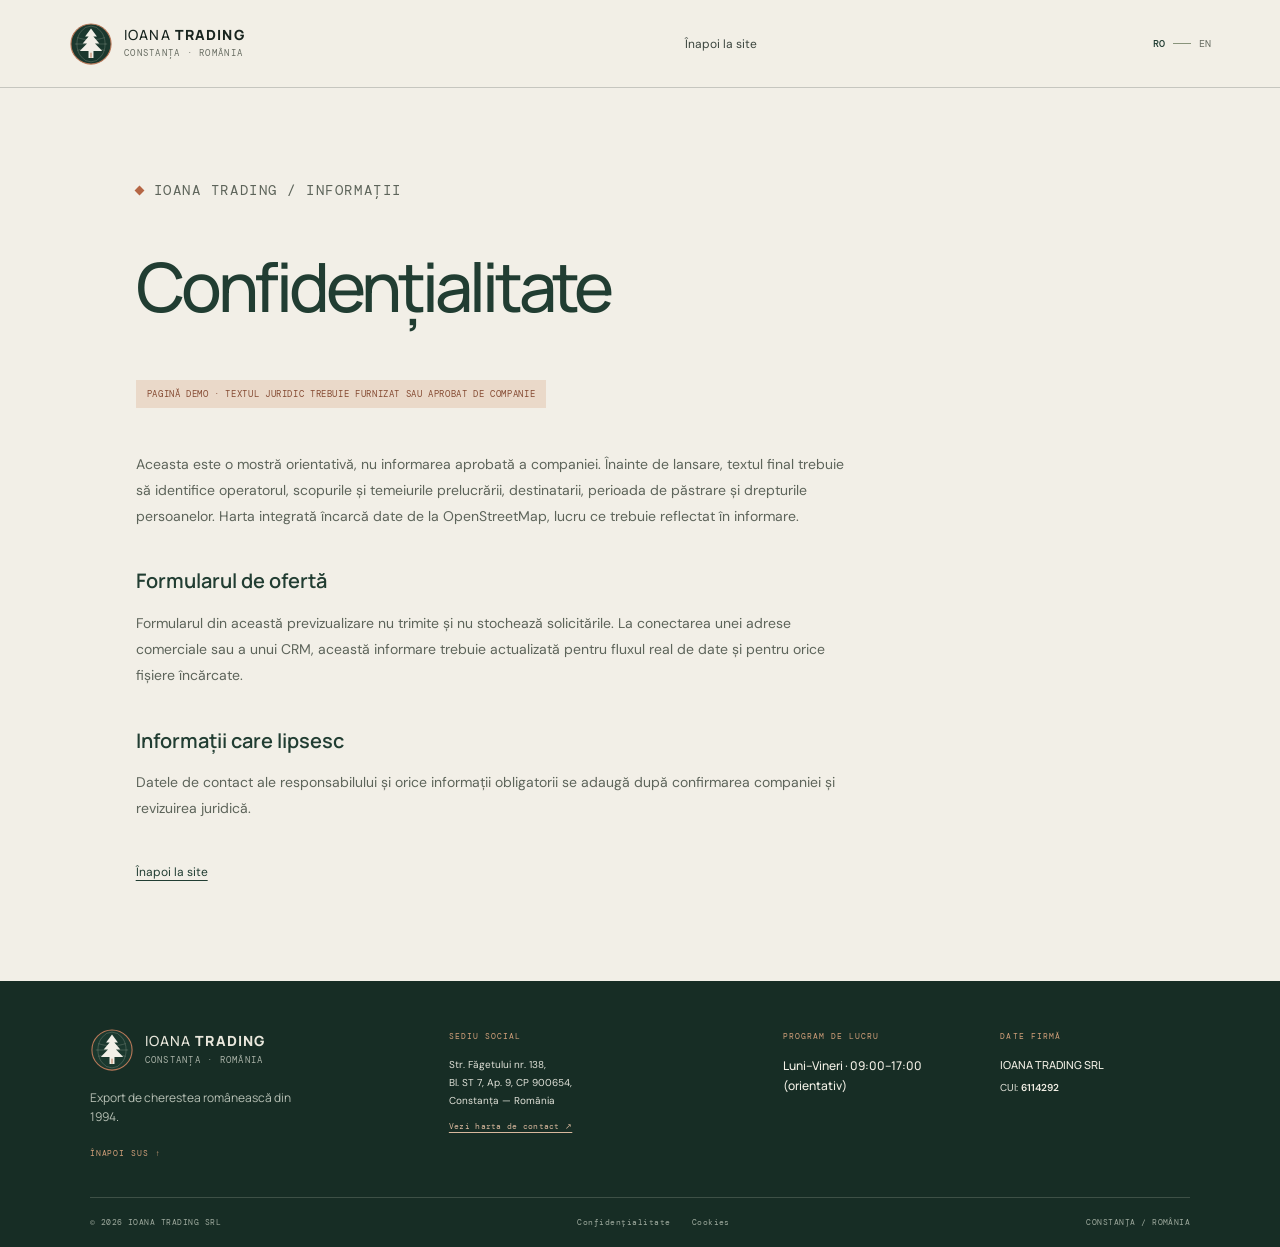
<file: privacy.html>
<!doctype html>
<html lang="ro">
  <head>
    <meta charset="UTF-8" />
    <meta name="viewport" content="width=device-width, initial-scale=1" />
    <meta name="theme-color" content="#f2efe7" />
    <link rel="icon" type="image/svg+xml" href="assets/favicon.svg" />
    <meta name="description" content="Informare de confidențialitate — pagină demo IOANA TRADING, de completat și aprobat înainte de lansare." />
    <title>Confidențialitate — IOANA TRADING</title>
    <link rel="preconnect" href="https://fonts.googleapis.com" /><link rel="preconnect" href="https://fonts.gstatic.com" crossorigin />
    <link href="https://fonts.googleapis.com/css2?family=DM+Mono:wght@400;500&family=DM+Sans:wght@400;500;600;700&family=Manrope:wght@400;500;600;700;800&display=swap" rel="stylesheet" />
    <link rel="stylesheet" href="styles.css" /><script src="script.js" defer></script>
  </head>
  <body>
    <header class="site-header"><a class="brand" href="index.html"><img class="brand-mark" src="assets/ioanatrading-mark.svg" alt=""/><span class="brand-name">IOANA <b>TRADING</b><small>CONSTANȚA · ROMÂNIA</small></span></a><nav class="site-nav" style="display:flex"><a href="index.html" data-i18n="legal_back">Înapoi la site</a></nav><div class="header-actions"><button class="language-toggle" type="button" aria-label="Switch language to English"><span>RO</span><i></i><span>EN</span></button></div></header>
    <main id="main" class="legal-page section-pad"><p class="eyebrow"><span class="eyebrow-dot"></span><span>IOANA TRADING / INFORMAȚII</span></p><h1 data-i18n="legal_privacy_title">Confidențialitate</h1><span class="legal-draft" data-i18n="legal_draft">PAGINĂ DEMO · TEXTUL JURIDIC TREBUIE FURNIZAT SAU APROBAT DE COMPANIE</span><p data-i18n="legal_privacy_intro">Aceasta este o mostră orientativă, nu informarea aprobată a companiei. Înainte de lansare, textul final trebuie să identifice operatorul, scopurile și temeiurile prelucrării, destinatarii, perioada de păstrare și drepturile persoanelor. Harta integrată încarcă date de la OpenStreetMap, lucru ce trebuie reflectat în informare.</p><h2 data-i18n="legal_heading_processing">Formularul de ofertă</h2><p data-i18n="legal_privacy_form">Formularul din această previzualizare nu trimite și nu stochează solicitările. La conectarea unei adrese comerciale sau a unui CRM, această informare trebuie actualizată pentru fluxul real de date și pentru orice fișiere încărcate.</p><h2 data-i18n="legal_heading_company">Informații care lipsesc</h2><p data-i18n="legal_privacy_contact">Datele de contact ale responsabilului și orice informații obligatorii se adaugă după confirmarea companiei și revizuirea juridică.</p><a class="return-link" href="index.html" data-i18n="legal_back">Înapoi la site</a></main>
    <footer class="site-footer">
  <div class="footer-main">
    <div class="footer-intro">
      <a class="brand footer-brand" href="index.html#home" aria-label="IOANA TRADING — Acasă">
        <img class="brand-mark" src="assets/ioanatrading-mark.svg" alt="" />
        <span class="brand-name">IOANA <b>TRADING</b><small>CONSTANȚA · ROMÂNIA</small></span>
      </a>
      <p data-i18n="footer_note">Export de cherestea românească din 1994.</p>
      <a class="footer-top-link" href="index.html#home" data-i18n="back_top">ÎNAPOI SUS ↑</a>
    </div>
    <div class="footer-details">
      <section class="footer-detail">
        <h2 data-i18n="footer_address_label">SEDIU SOCIAL</h2>
        <address data-i18n="footer_address">Str. Făgetului nr. 138, bl. ST7, sc. A, et. 3, ap. 9,<br />900654 Constanța, România</address>
        <a class="footer-detail-link" href="contact.html#contact" data-i18n="footer_map_link">Vezi harta de contact ↗</a>
      </section>
      <section class="footer-detail">
        <h2 data-i18n="footer_hours_label">PROGRAM DE LUCRU</h2>
        <p class="footer-hours" data-i18n="footer_hours_value">Luni–Vineri · 09:00–17:00 (orientativ)</p>
      </section>
      <section class="footer-detail">
        <h2 data-i18n="footer_company_label">DATE FIRMĂ</h2>
        <p class="footer-legal-name">IOANA TRADING SRL</p>
        <p><span data-i18n="footer_cui_label">CUI</span>: <b>6114292</b></p>
      </section>
    </div>
  </div>
  <div class="footer-bottom">
    <span>© <span id="year"></span> IOANA TRADING SRL</span>
    <div><a href="privacy.html" data-i18n="privacy_link">Confidențialitate</a><a href="cookies.html" data-i18n="cookies_link">Cookies</a></div>
    <span data-i18n="footer_location">CONSTANȚA / ROMÂNIA</span>
  </div>
</footer>
  </body>
</html>
</file>
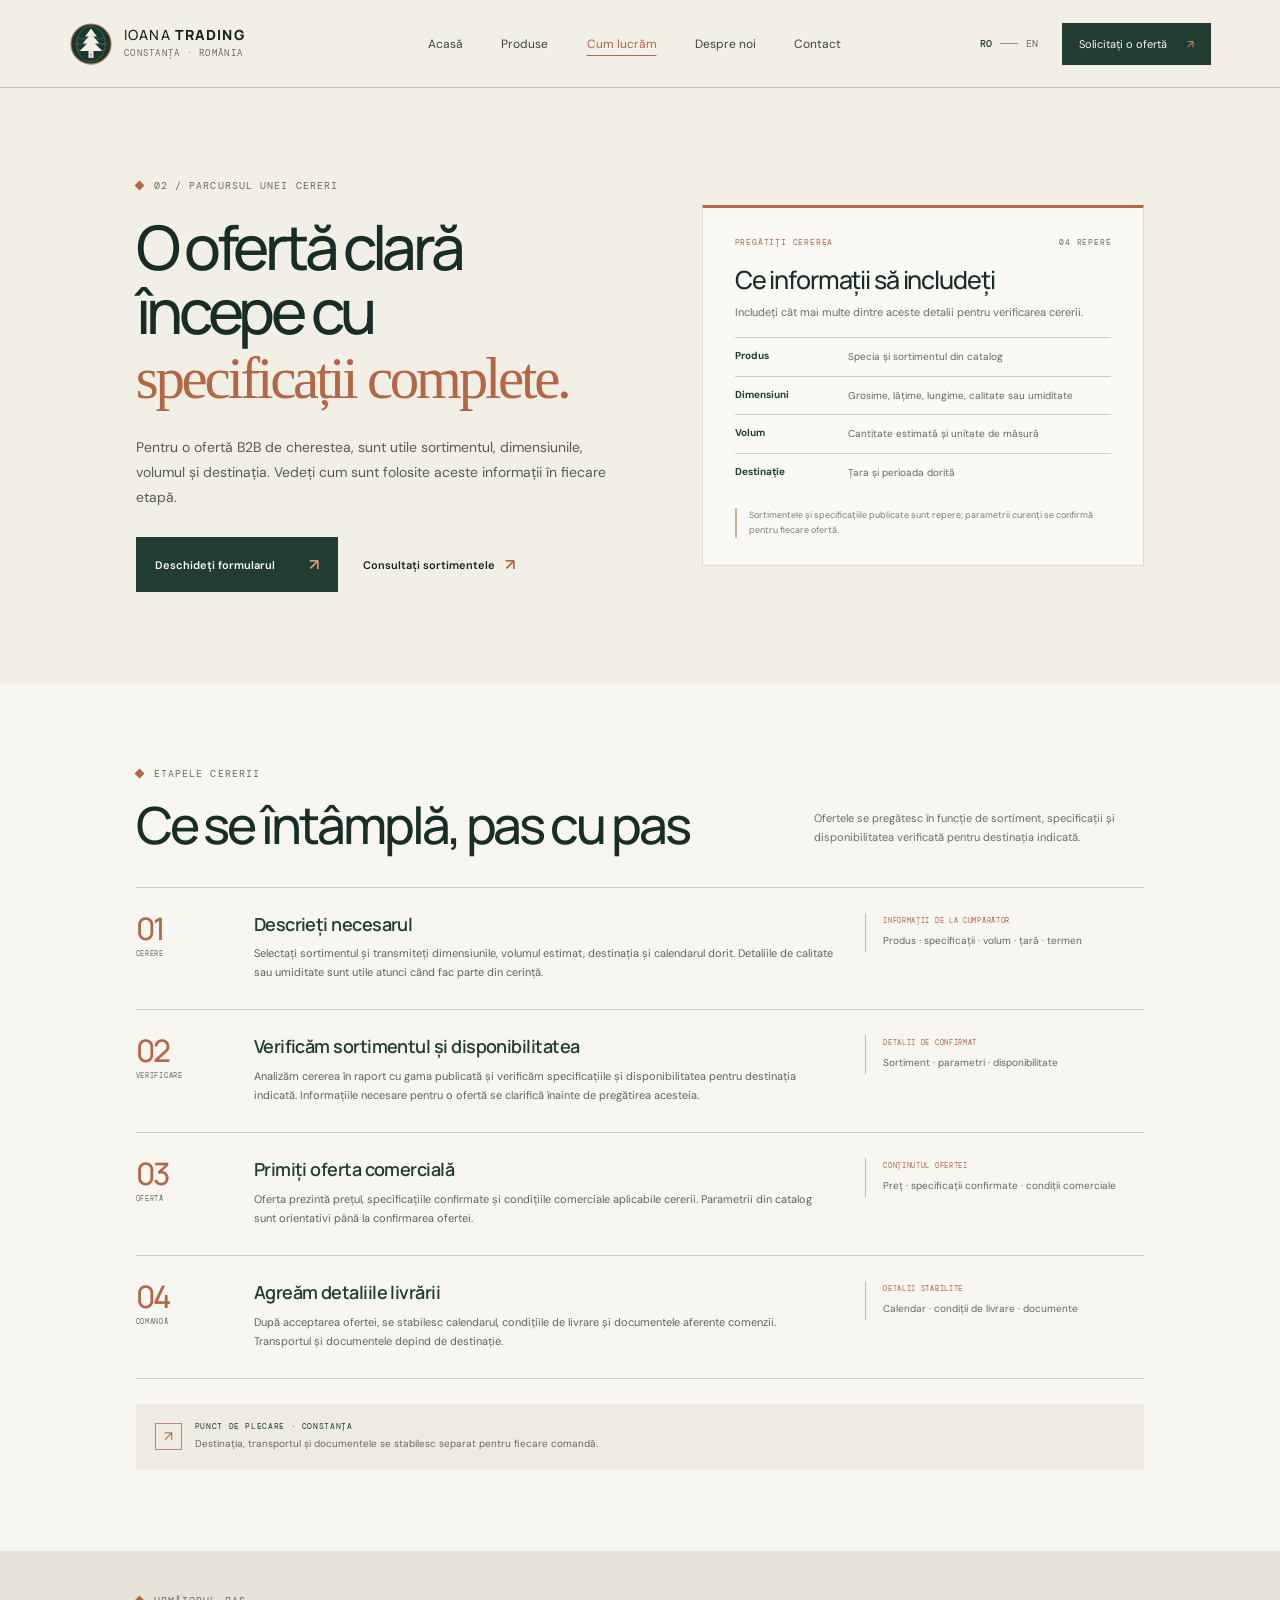
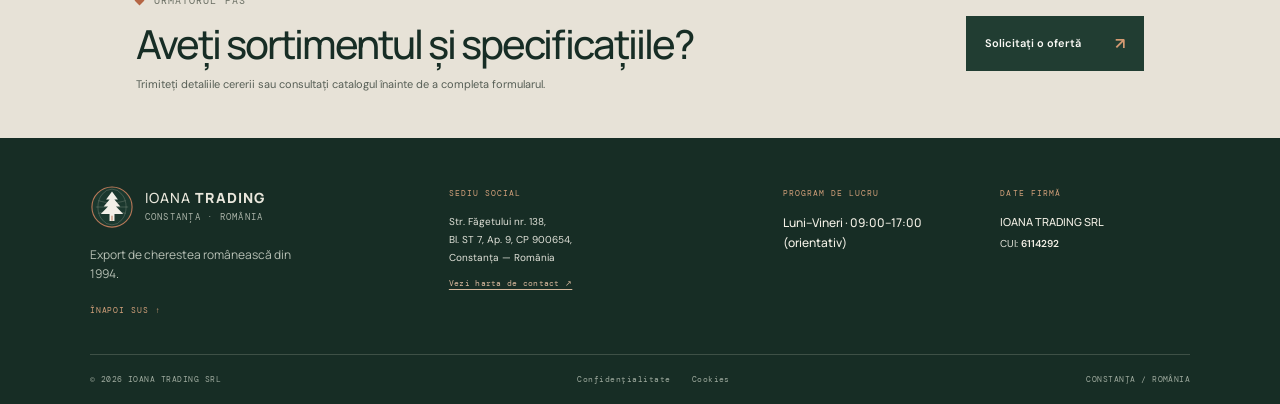
<file: process.html>
<!doctype html>
<html lang="ro">
<head>
    <meta charset="UTF-8" />
    <meta name="viewport" content="width=device-width, initial-scale=1" />
    <meta name="theme-color" content="#f2efe7" />
    <link rel="icon" type="image/svg+xml" href="assets/favicon.svg" />
    <meta name="description" content="Cum se derulează o cerere B2B de cherestea la IOANA TRADING: specificații, verificarea disponibilității, ofertă și coordonarea livrării." />
    <meta name="keywords" content="export cherestea România, timber exporter Romania, lumber export, cherestea Constanța" />
    <title>Cum lucrăm — IOANA TRADING</title>
    <link rel="preconnect" href="https://fonts.googleapis.com" />
    <link rel="preconnect" href="https://fonts.gstatic.com" crossorigin />
    <link href="https://fonts.googleapis.com/css2?family=DM+Mono:wght@400;500&family=DM+Sans:wght@400;500;600;700&family=Manrope:wght@400;500;600;700;800&display=swap" rel="stylesheet" />
    <link rel="stylesheet" href="styles.css" />
    <script src="script.js" defer></script>
  </head>
<body data-page="process">
<a class="skip-link" href="#main" data-i18n="skip">Sari la conținut</a>
<header class="site-header">
      <a class="brand" href="index.html#home" aria-label="IOANA TRADING — Acasă">
        <img class="brand-mark" src="assets/ioanatrading-mark.svg" alt="" />
        <span class="brand-name">IOANA <b>TRADING</b><small>CONSTANȚA · ROMÂNIA</small></span>
      </a>
      <button class="menu-toggle" type="button" aria-expanded="false" aria-controls="site-nav" data-i18n-aria="menu_aria"><span></span><span></span><span class="sr-only">Meniu</span></button>
      <nav class="site-nav" id="site-nav" aria-label="Navigare principală">
        <a href="index.html#home" data-i18n="nav_home">Acasă</a>
        <a href="products.html" data-i18n="nav_products">Produse</a>
        <a href="process.html" data-i18n="nav_process">Cum lucrăm</a>
        <a href="about.html" data-i18n="nav_about">Despre noi</a>
        <a href="contact.html" data-i18n="nav_contact">Contact</a>
      </nav>
      <div class="header-actions">
        <button class="language-toggle" type="button" aria-label="Switch language to English"><span>RO</span><i></i><span>EN</span></button>
        <a class="header-cta" href="contact.html#contact"><span data-i18n="nav_quote">Solicitați o ofertă</span><span aria-hidden="true">↗</span></a>
      </div>
    </header>
<main id="main">
  <section class="process-intro section-pad" id="process">
    <div class="process-intro-copy">
      <p class="eyebrow"><span class="eyebrow-dot"></span><span data-i18n="process_eyebrow">02 / PARCURSUL UNEI CERERI</span></p>
      <h1 data-i18n="process_title">O ofertă clară începe cu<br /><em>specificații complete.</em></h1>
      <p class="process-lede" data-i18n="process_intro">Pentru o ofertă B2B de cherestea, sunt utile sortimentul, dimensiunile, volumul și destinația. Vedeți cum sunt folosite aceste informații în fiecare etapă.</p>
      <div class="process-intro-actions">
        <a class="button button-dark" href="contact.html#contact"><span data-i18n="process_cta">Deschideți formularul</span><span aria-hidden="true">↗</span></a>
        <a class="text-link" href="products.html"><span data-i18n="process_products_link">Consultați sortimentele</span><span aria-hidden="true">↗</span></a>
      </div>
    </div>
    <aside class="process-request-card">
      <div class="process-request-top"><span data-i18n="process_brief_label">PREGĂTIȚI CEREREA</span><span data-i18n="process_brief_count">04 REPERE</span></div>
      <h2 data-i18n="process_brief_title">Ce informații să includeți</h2>
      <p class="process-brief-intro" data-i18n="process_brief_intro">Includeți cât mai multe dintre aceste detalii pentru verificarea cererii.</p>
      <dl class="process-request-list">
        <div><dt data-i18n="process_product_label">Produs</dt><dd data-i18n="process_product_detail">Specia și sortimentul din catalog</dd></div>
        <div><dt data-i18n="process_specs_label">Dimensiuni</dt><dd data-i18n="process_specs_detail">Grosime, lățime, lungime, calitate sau umiditate</dd></div>
        <div><dt data-i18n="process_volume_label">Volum</dt><dd data-i18n="process_volume_detail">Cantitate estimată și unitate de măsură</dd></div>
        <div><dt data-i18n="process_destination_label">Destinație</dt><dd data-i18n="process_destination_detail">Țara și perioada dorită</dd></div>
      </dl>
      <p class="process-request-note" data-i18n="process_brief_note">Sortimentele și specificațiile publicate sunt repere; parametrii curenți se confirmă pentru fiecare ofertă.</p>
    </aside>
  </section>

  <section class="process-steps-section section-pad" aria-labelledby="process-steps-title">
    <div class="process-steps-heading">
      <div><p class="eyebrow"><span class="eyebrow-dot"></span><span data-i18n="process_steps_eyebrow">ETAPELE CERERII</span></p><h2 id="process-steps-title" data-i18n="process_steps_title">Ce se întâmplă, pas cu pas</h2></div>
      <p data-i18n="process_steps_intro">Ofertele se pregătesc în funcție de sortiment, specificații și disponibilitatea verificată pentru destinația indicată.</p>
    </div>
    <div class="process-steps-list">
      <article class="process-step-card">
        <div class="process-step-index"><span>01</span><small data-i18n="step1_tag">CERERE</small></div>
        <div class="process-step-main"><h3 data-i18n="step1_title">Descrieți necesarul</h3><p data-i18n="step1_copy">Selectați sortimentul și transmiteți dimensiunile, volumul estimat, destinația și calendarul dorit. Detaliile de calitate sau umiditate sunt utile atunci când fac parte din cerință.</p></div>
        <div class="process-step-result"><b data-i18n="step1_result_label">INFORMAȚII DE LA CUMPĂRĂTOR</b><span data-i18n="step1_result">Produs · specificații · volum · țară · termen</span></div>
      </article>
      <article class="process-step-card">
        <div class="process-step-index"><span>02</span><small data-i18n="step2_tag">VERIFICARE</small></div>
        <div class="process-step-main"><h3 data-i18n="step2_title">Verificăm sortimentul și disponibilitatea</h3><p data-i18n="step2_copy">Analizăm cererea în raport cu gama publicată și verificăm specificațiile și disponibilitatea pentru destinația indicată. Informațiile necesare pentru o ofertă se clarifică înainte de pregătirea acesteia.</p></div>
        <div class="process-step-result"><b data-i18n="step2_result_label">DETALII DE CONFIRMAT</b><span data-i18n="step2_result">Sortiment · parametri · disponibilitate</span></div>
      </article>
      <article class="process-step-card">
        <div class="process-step-index"><span>03</span><small data-i18n="step3_tag">OFERTĂ</small></div>
        <div class="process-step-main"><h3 data-i18n="step3_title">Primiți oferta comercială</h3><p data-i18n="step3_copy">Oferta prezintă prețul, specificațiile confirmate și condițiile comerciale aplicabile cererii. Parametrii din catalog sunt orientativi până la confirmarea ofertei.</p></div>
        <div class="process-step-result"><b data-i18n="step3_result_label">CONȚINUTUL OFERTEI</b><span data-i18n="step3_result">Preț · specificații confirmate · condiții comerciale</span></div>
      </article>
      <article class="process-step-card">
        <div class="process-step-index"><span>04</span><small data-i18n="step4_tag">COMANDĂ</small></div>
        <div class="process-step-main"><h3 data-i18n="step4_title">Agreăm detaliile livrării</h3><p data-i18n="step4_copy">După acceptarea ofertei, se stabilesc calendarul, condițiile de livrare și documentele aferente comenzii. Transportul și documentele depind de destinație.</p></div>
        <div class="process-step-result"><b data-i18n="step4_result_label">DETALII STABILITE</b><span data-i18n="step4_result">Calendar · condiții de livrare · documente</span></div>
      </article>
    </div>
    <div class="process-origin-note"><span class="process-origin-mark" aria-hidden="true">↗</span><p><b data-i18n="process_origin_label">PUNCT DE PLECARE · CONSTANȚA</b><span data-i18n="process_origin_note">Destinația, transportul și documentele se stabilesc separat pentru fiecare comandă.</span></p></div>
  </section>

  <section class="process-next-step section-pad">
    <div><p class="eyebrow"><span class="eyebrow-dot"></span><span data-i18n="process_next_label">URMĂTORUL PAS</span></p><h2 data-i18n="process_next_title">Aveți sortimentul și specificațiile?</h2><p data-i18n="process_next_copy">Trimiteți detaliile cererii sau consultați catalogul înainte de a completa formularul.</p></div>
    <a class="button button-dark" href="contact.html#contact"><span data-i18n="process_next_cta">Solicitați o ofertă</span><span aria-hidden="true">↗</span></a>
  </section>
</main>
<footer class="site-footer">
  <div class="footer-main">
    <div class="footer-intro">
      <a class="brand footer-brand" href="index.html#home" aria-label="IOANA TRADING — Acasă">
        <img class="brand-mark" src="assets/ioanatrading-mark.svg" alt="" />
        <span class="brand-name">IOANA <b>TRADING</b><small>CONSTANȚA · ROMÂNIA</small></span>
      </a>
      <p data-i18n="footer_note">Export de cherestea românească din 1994.</p>
      <a class="footer-top-link" href="index.html#home" data-i18n="back_top">ÎNAPOI SUS ↑</a>
    </div>
    <div class="footer-details">
      <section class="footer-detail">
        <h2 data-i18n="footer_address_label">SEDIU SOCIAL</h2>
        <address data-i18n="footer_address">Str. Făgetului nr. 138, bl. ST7, sc. A, et. 3, ap. 9,<br />900654 Constanța, România</address>
        <a class="footer-detail-link" href="contact.html#contact" data-i18n="footer_map_link">Vezi harta de contact ↗</a>
      </section>
      <section class="footer-detail">
        <h2 data-i18n="footer_hours_label">PROGRAM DE LUCRU</h2>
        <p class="footer-hours" data-i18n="footer_hours_value">Luni–Vineri · 09:00–17:00 (orientativ)</p>
      </section>
      <section class="footer-detail">
        <h2 data-i18n="footer_company_label">DATE FIRMĂ</h2>
        <p class="footer-legal-name">IOANA TRADING SRL</p>
        <p><span data-i18n="footer_cui_label">CUI</span>: <b>6114292</b></p>
      </section>
    </div>
  </div>
  <div class="footer-bottom">
    <span>© <span id="year"></span> IOANA TRADING SRL</span>
    <div><a href="privacy.html" data-i18n="privacy_link">Confidențialitate</a><a href="cookies.html" data-i18n="cookies_link">Cookies</a></div>
    <span data-i18n="footer_location">CONSTANȚA / ROMÂNIA</span>
  </div>
</footer>
</body>
</html>
</file>
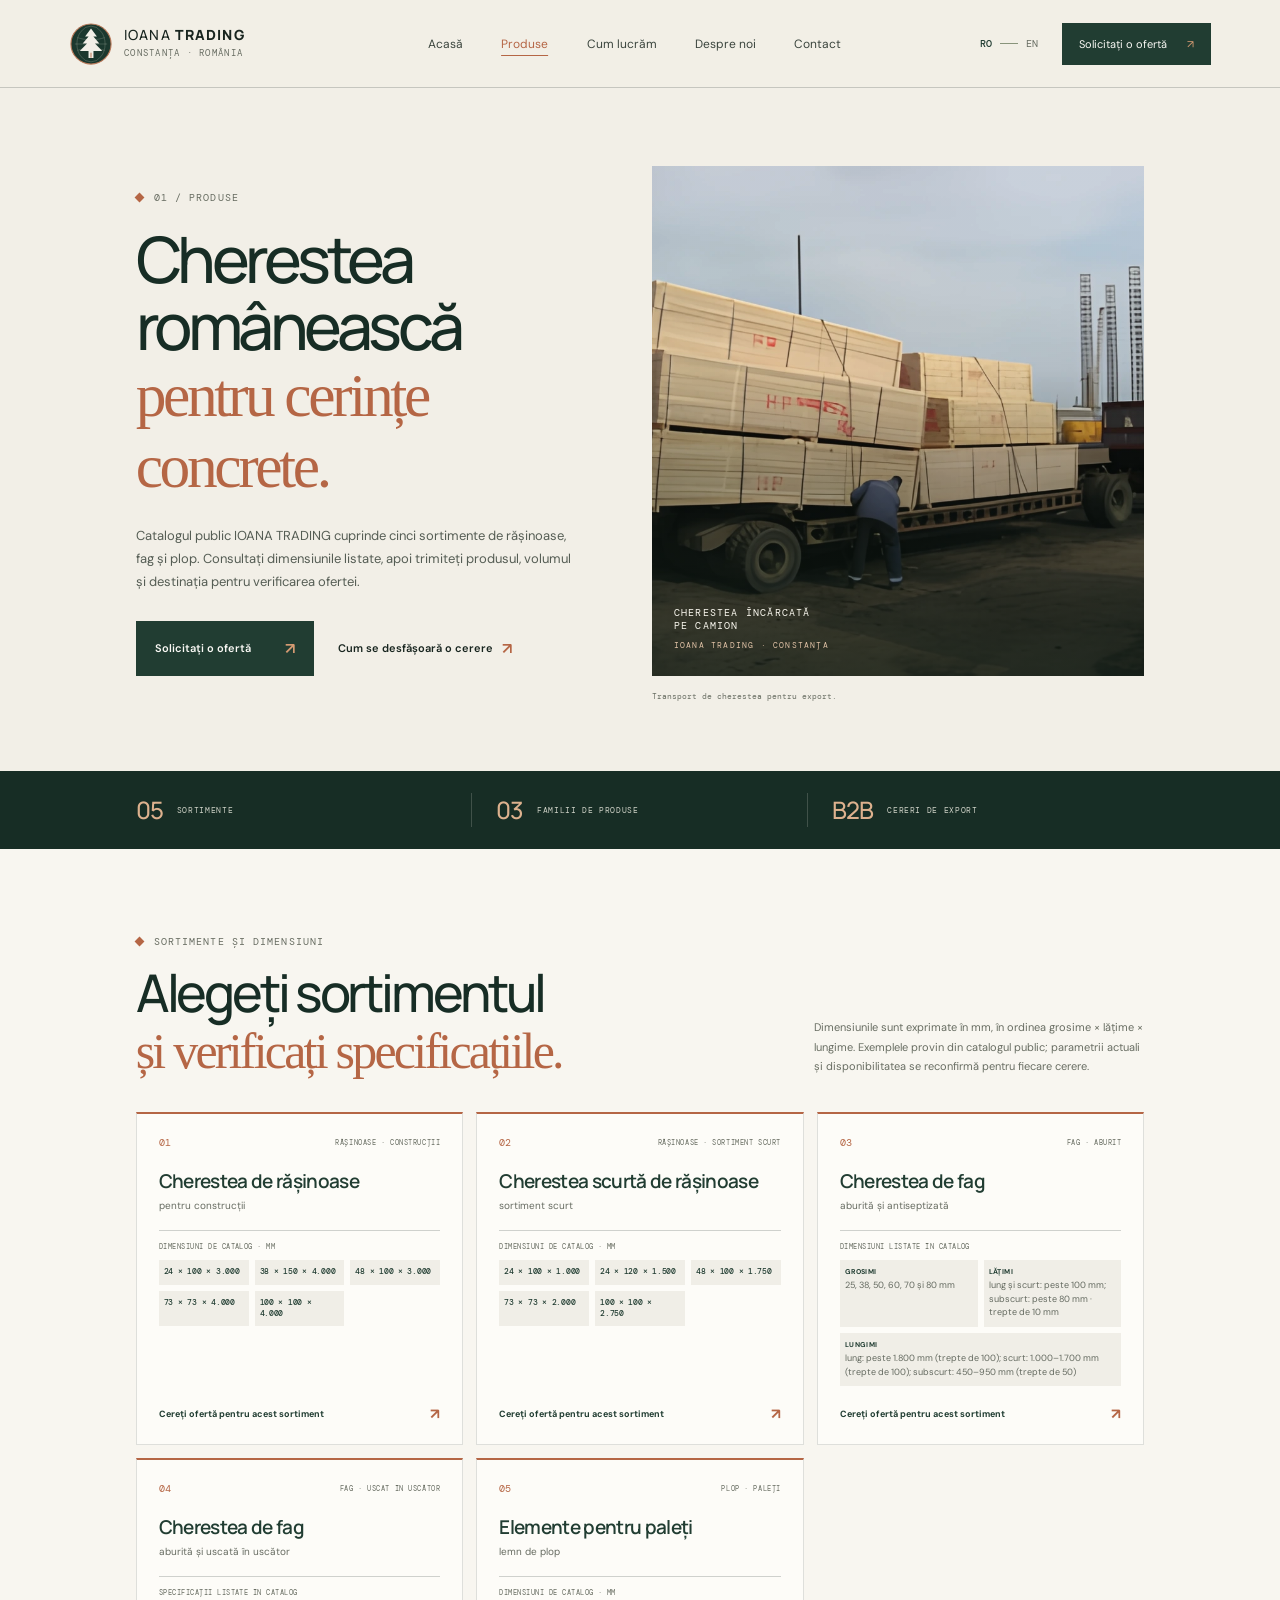
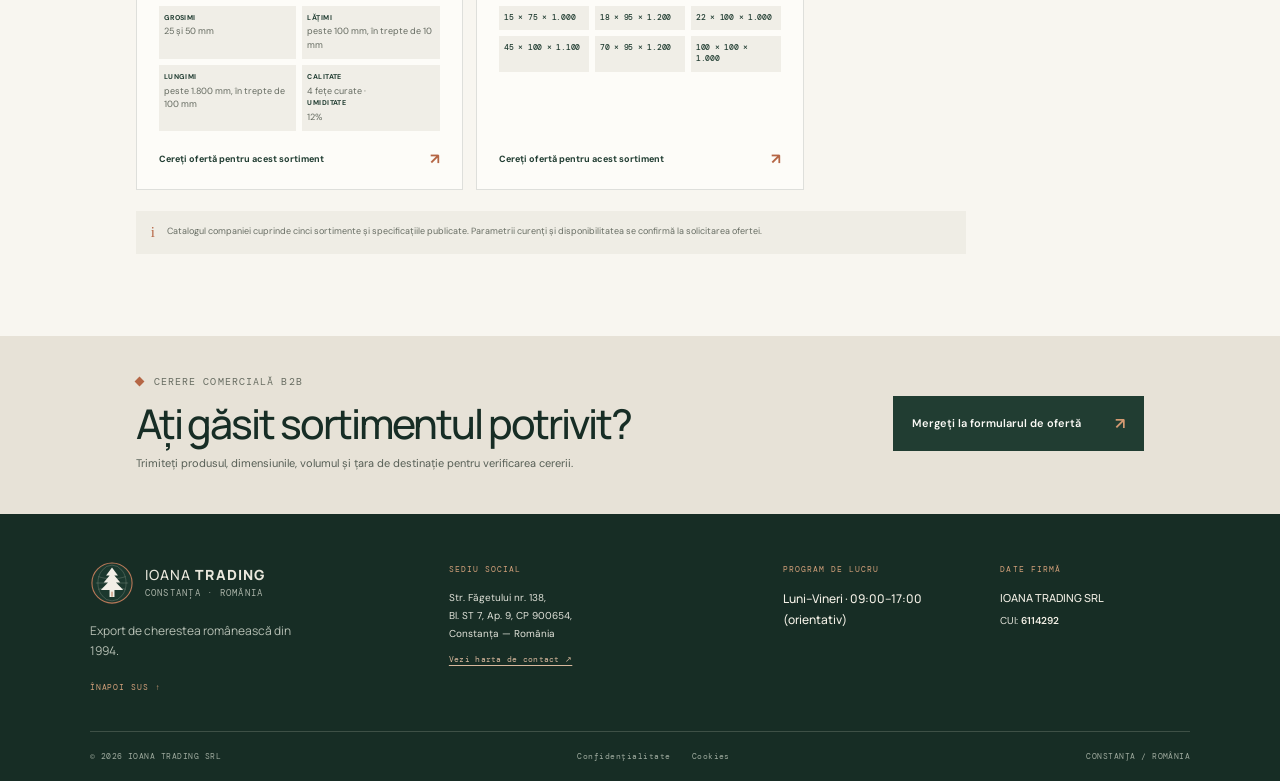
<file: products.html>
<!doctype html>
<html lang="ro">
<head>
    <meta charset="UTF-8" />
    <meta name="viewport" content="width=device-width, initial-scale=1" />
    <meta name="theme-color" content="#f2efe7" />
    <link rel="icon" type="image/svg+xml" href="assets/favicon.svg" />
    <meta name="description" content="Catalogul public IOANA TRADING: cinci sortimente de rășinoase, fag și plop, cu exemple de dimensiuni și specificații." />
    <meta name="keywords" content="export cherestea România, timber exporter Romania, lumber export, cherestea Constanța" />
    <title>Produse — IOANA TRADING</title>
    <link rel="preconnect" href="https://fonts.googleapis.com" />
    <link rel="preconnect" href="https://fonts.gstatic.com" crossorigin />
    <link href="https://fonts.googleapis.com/css2?family=DM+Mono:wght@400;500&family=DM+Sans:wght@400;500;600;700&family=Manrope:wght@400;500;600;700;800&display=swap" rel="stylesheet" />
    <link rel="stylesheet" href="styles.css" />
    <script src="script.js" defer></script>
  </head>
<body data-page="products">
<a class="skip-link" href="#main" data-i18n="skip">Sari la conținut</a>
<header class="site-header">
      <a class="brand" href="index.html#home" aria-label="IOANA TRADING — Acasă">
        <img class="brand-mark" src="assets/ioanatrading-mark.svg" alt="" />
        <span class="brand-name">IOANA <b>TRADING</b><small>CONSTANȚA · ROMÂNIA</small></span>
      </a>
      <button class="menu-toggle" type="button" aria-expanded="false" aria-controls="site-nav" data-i18n-aria="menu_aria"><span></span><span></span><span class="sr-only">Meniu</span></button>
      <nav class="site-nav" id="site-nav" aria-label="Navigare principală">
        <a href="index.html#home" data-i18n="nav_home">Acasă</a>
        <a href="products.html" data-i18n="nav_products">Produse</a>
        <a href="process.html" data-i18n="nav_process">Cum lucrăm</a>
        <a href="about.html" data-i18n="nav_about">Despre noi</a>
        <a href="contact.html" data-i18n="nav_contact">Contact</a>
      </nav>
      <div class="header-actions">
        <button class="language-toggle" type="button" aria-label="Switch language to English"><span>RO</span><i></i><span>EN</span></button>
        <a class="header-cta" href="contact.html#contact"><span data-i18n="nav_quote">Solicitați o ofertă</span><span aria-hidden="true">↗</span></a>
      </div>
    </header>
<main id="main">
  <section class="products-page-hero section-pad" id="products">
    <div class="products-page-copy">
      <p class="eyebrow"><span class="eyebrow-dot"></span><span data-i18n="products_eyebrow">01 / PRODUSE</span></p>
      <h1 data-i18n="products_title">Cherestea românească<br /><em>pentru cerințe concrete.</em></h1>
      <p class="products-page-lede" data-i18n="products_intro">Catalogul public IOANA TRADING cuprinde cinci sortimente de rășinoase, fag și plop. Consultați dimensiunile listate, apoi trimiteți produsul, volumul și destinația pentru verificarea ofertei.</p>
      <div class="products-page-actions">
        <a class="button button-dark" href="contact.html#contact"><span data-i18n="products_cta">Solicitați o ofertă</span><span aria-hidden="true">↗</span></a>
        <a class="text-link" href="process.html"><span data-i18n="products_process_link">Cum se desfășoară o cerere</span><span aria-hidden="true">↗</span></a>
      </div>
    </div>
    <figure class="products-page-photo">
      <img src="assets/product-timber-realesrgan.webp" alt="Pachete de cherestea încărcate pentru transport." data-i18n-alt="product_photo_alt" />
      <div class="products-photo-shade" aria-hidden="true"></div>
      <div class="products-photo-label"><span data-i18n="product_photo_caption">CHERESTEA PENTRU EXPORT</span><small>IOANA TRADING · CONSTANȚA</small></div>
      <figcaption data-i18n="products_photo_caption">Transport de cherestea pentru export.</figcaption>
    </figure>
  </section>

  <section class="products-overview" aria-label="Privire de ansamblu asupra catalogului" data-i18n-aria="products_overview_aria">
    <div><strong>05</strong><span data-i18n="products_fact1">SORTIMENTE</span></div>
    <div><strong>03</strong><span data-i18n="products_fact2">FAMILII DE PRODUSE</span></div>
    <div><strong data-i18n="products_fact3_value">B2B</strong><span data-i18n="products_fact3">CERERI DE EXPORT</span></div>
  </section>

  <section class="products-catalog section-pad" aria-labelledby="products-catalog-title">
    <div class="products-catalog-heading">
      <div><p class="eyebrow"><span class="eyebrow-dot"></span><span data-i18n="products_catalog_eyebrow">SORTIMENTE ȘI DIMENSIUNI</span></p><h2 id="products-catalog-title" data-i18n="products_catalog_title">Alegeți sortimentul<br /><em>și verificați specificațiile.</em></h2></div>
      <p data-i18n="products_catalog_intro">Dimensiunile sunt exprimate în mm, în ordinea grosime × lățime × lungime. Exemplele provin din catalogul public; parametrii actuali și disponibilitatea se reconfirmă pentru fiecare cerere.</p>
    </div>
    <div class="product-catalog-grid">
      <article class="product-spec-card">
        <div class="product-spec-card-top"><span>01</span><small data-i18n="prod1_group">RĂȘINOASE · CONSTRUCȚII</small></div>
        <h3 data-i18n="prod1">Cherestea de rășinoase</h3><p data-i18n="prod1_detail">pentru construcții</p>
        <div class="product-spec-details"><p class="product-spec-label" data-i18n="prod1_spec_summary">Dimensiuni de catalog · mm</p><div class="product-size-grid"><span>24 × 100 × 3.000</span><span>38 × 150 × 4.000</span><span>48 × 100 × 3.000</span><span>73 × 73 × 4.000</span><span>100 × 100 × 4.000</span></div></div>
        <a class="product-request-link" href="contact.html?product=conifer-construction#contact"><span data-i18n="product_card_cta">Cereți ofertă pentru acest sortiment</span><span aria-hidden="true">↗</span></a>
      </article>
      <article class="product-spec-card">
        <div class="product-spec-card-top"><span>02</span><small data-i18n="prod2_group">RĂȘINOASE · SORTIMENT SCURT</small></div>
        <h3 data-i18n="prod2">Cherestea scurtă de rășinoase</h3><p data-i18n="prod2_detail">sortiment scurt</p>
        <div class="product-spec-details"><p class="product-spec-label" data-i18n="prod2_spec_summary">Dimensiuni de catalog · mm</p><div class="product-size-grid"><span>24 × 100 × 1.000</span><span>24 × 120 × 1.500</span><span>48 × 100 × 1.750</span><span>73 × 73 × 2.000</span><span>100 × 100 × 2.750</span></div></div>
        <a class="product-request-link" href="contact.html?product=conifer-short#contact"><span data-i18n="product_card_cta">Cereți ofertă pentru acest sortiment</span><span aria-hidden="true">↗</span></a>
      </article>
      <article class="product-spec-card">
        <div class="product-spec-card-top"><span>03</span><small data-i18n="prod3_group">FAG · ABURIT</small></div>
        <h3 data-i18n="prod3">Cherestea de fag</h3><p data-i18n="prod3_detail">aburită și antiseptizată</p>
        <div class="product-spec-details"><p class="product-spec-label" data-i18n="prod3_spec_summary">Dimensiuni listate în catalog</p><div class="product-size-grid product-size-grid-text"><span data-i18n="prod3_spec_thickness"><b>Grosimi</b> 25, 38, 50, 60, 70 și 80 mm</span><span data-i18n="prod3_spec_widths"><b>Lățimi</b> peste 100 mm; subscurt peste 80 mm, în trepte de 10 mm</span><span class="size-wide" data-i18n="prod3_spec_lengths"><b>Lungimi</b> lung peste 1.800 mm; scurt 1.000–1.700 mm; subscurt 450–950 mm</span></div></div>
        <a class="product-request-link" href="contact.html?product=beech-antiseptic#contact"><span data-i18n="product_card_cta">Cereți ofertă pentru acest sortiment</span><span aria-hidden="true">↗</span></a>
      </article>
      <article class="product-spec-card">
        <div class="product-spec-card-top"><span>04</span><small data-i18n="prod4_group">FAG · USCAT ÎN USCĂTOR</small></div>
        <h3 data-i18n="prod4">Cherestea de fag</h3><p data-i18n="prod4_detail">aburită și uscată în uscător</p>
        <div class="product-spec-details"><p class="product-spec-label" data-i18n="prod4_spec_summary">Specificații listate în catalog</p><div class="product-size-grid product-size-grid-text"><span data-i18n="prod4_spec_thickness"><b>Grosimi</b> 25 și 50 mm</span><span data-i18n="prod4_spec_widths"><b>Lățimi</b> peste 100 mm, în trepte de 10 mm</span><span data-i18n="prod4_spec_lengths"><b>Lungimi</b> peste 1.800 mm, în trepte de 100 mm</span><span data-i18n="prod4_spec_quality"><b>Calitate</b> 4 fețe curate · <b>Umiditate</b> 12%</span></div></div>
        <a class="product-request-link" href="contact.html?product=beech-kiln-dried#contact"><span data-i18n="product_card_cta">Cereți ofertă pentru acest sortiment</span><span aria-hidden="true">↗</span></a>
      </article>
      <article class="product-spec-card">
        <div class="product-spec-card-top"><span>05</span><small data-i18n="prod5_group">PLOP · PALEȚI</small></div>
        <h3 data-i18n="prod5">Elemente pentru paleți</h3><p data-i18n="prod5_detail">lemn de plop</p>
        <div class="product-spec-details"><p class="product-spec-label" data-i18n="prod5_spec_summary">Dimensiuni de catalog · mm</p><div class="product-size-grid"><span>15 × 75 × 1.000</span><span>18 × 95 × 1.200</span><span>22 × 100 × 1.000</span><span>45 × 100 × 1.100</span><span>70 × 95 × 1.200</span><span>100 × 100 × 1.000</span></div></div>
        <a class="product-request-link" href="contact.html?product=poplar-pallet#contact"><span data-i18n="product_card_cta">Cereți ofertă pentru acest sortiment</span><span aria-hidden="true">↗</span></a>
      </article>
    </div>
    <p class="products-catalog-note"><span aria-hidden="true">i</span><span data-i18n="catalog_note">Dimensiunile sunt preluate din catalogul public al companiei. Confirmați parametrii actuali și disponibilitatea pentru oferta solicitată.</span></p>
  </section>

  <section class="products-next-step section-pad">
    <div><p class="eyebrow"><span class="eyebrow-dot"></span><span data-i18n="products_next_label">CERERE COMERCIALĂ B2B</span></p><h2 data-i18n="products_next_title">Ați găsit sortimentul potrivit?</h2><p data-i18n="products_next_copy">Trimiteți produsul, dimensiunile, volumul și țara de destinație pentru verificarea cererii.</p></div>
    <a class="button button-dark" href="contact.html#contact"><span data-i18n="products_next_cta">Mergeți la formularul de ofertă</span><span aria-hidden="true">↗</span></a>
  </section>
</main>
<footer class="site-footer">
  <div class="footer-main">
    <div class="footer-intro">
      <a class="brand footer-brand" href="index.html#home" aria-label="IOANA TRADING — Acasă">
        <img class="brand-mark" src="assets/ioanatrading-mark.svg" alt="" />
        <span class="brand-name">IOANA <b>TRADING</b><small>CONSTANȚA · ROMÂNIA</small></span>
      </a>
      <p data-i18n="footer_note">Export de cherestea românească din 1994.</p>
      <a class="footer-top-link" href="index.html#home" data-i18n="back_top">ÎNAPOI SUS ↑</a>
    </div>
    <div class="footer-details">
      <section class="footer-detail">
        <h2 data-i18n="footer_address_label">SEDIU SOCIAL</h2>
        <address data-i18n="footer_address">Str. Făgetului nr. 138, bl. ST7, sc. A, et. 3, ap. 9,<br />900654 Constanța, România</address>
        <a class="footer-detail-link" href="contact.html#contact" data-i18n="footer_map_link">Vezi harta de contact ↗</a>
      </section>
      <section class="footer-detail">
        <h2 data-i18n="footer_hours_label">PROGRAM DE LUCRU</h2>
        <p class="footer-hours" data-i18n="footer_hours_value">Luni–Vineri · 09:00–17:00 (orientativ)</p>
      </section>
      <section class="footer-detail">
        <h2 data-i18n="footer_company_label">DATE FIRMĂ</h2>
        <p class="footer-legal-name">IOANA TRADING SRL</p>
        <p><span data-i18n="footer_cui_label">CUI</span>: <b>6114292</b></p>
      </section>
    </div>
  </div>
  <div class="footer-bottom">
    <span>© <span id="year"></span> IOANA TRADING SRL</span>
    <div><a href="privacy.html" data-i18n="privacy_link">Confidențialitate</a><a href="cookies.html" data-i18n="cookies_link">Cookies</a></div>
    <span data-i18n="footer_location">CONSTANȚA / ROMÂNIA</span>
  </div>
</footer>
</body>
</html>
</file>
<file: styles.css>
:root{--paper:#f2efe7;--paper-deep:#e7e2d7;--ink:#18251f;--forest:#213d32;--forest-deep:#172d25;--moss:#89947b;--rust:#b56645;--line:rgba(24,37,31,.2);--muted:#686d62;--white:#faf9f5;--sans:'DM Sans',Arial,sans-serif;--display:'Manrope',Arial,sans-serif;--mono:'DM Mono',monospace}*{box-sizing:border-box}html{scroll-behavior:smooth;scroll-padding-top:92px}body{margin:0;background:var(--paper);color:var(--ink);font-family:var(--sans);-webkit-font-smoothing:antialiased}a{color:inherit;text-decoration:none}button,input,textarea{font:inherit}.sr-only{position:absolute;width:1px;height:1px;padding:0;margin:-1px;overflow:hidden;clip:rect(0,0,0,0);white-space:nowrap;border:0}.skip-link{position:fixed;top:8px;left:8px;padding:10px 14px;background:var(--white);z-index:100;transform:translateY(-150%)}.skip-link:focus{transform:translateY(0)}.site-header{height:88px;padding:0 5.4vw;display:flex;align-items:center;justify-content:space-between;border-bottom:1px solid var(--line);background:rgba(242,239,231,.96);position:sticky;top:0;z-index:20;backdrop-filter:blur(10px)}.brand{display:flex;align-items:center;gap:11px;min-width:190px}.brand-mark{width:37px;height:37px;fill:none;stroke:var(--forest);stroke-width:1.2}.brand-mark circle:first-child{stroke-width:1.5}.brand-name{font-family:var(--display);font-size:14px;letter-spacing:.08em;font-weight:500;line-height:1.05}.brand-name b{font-weight:800}.brand-name small{display:block;font:9px var(--mono);letter-spacing:.14em;color:var(--muted);margin-top:5px}.site-nav{display:flex;align-items:center;gap:clamp(20px,3vw,48px);margin-left:30px}.site-nav a{font-size:12px;color:#3b453d;transition:color .2s}.site-nav a:hover,.site-nav a:focus-visible{color:var(--rust)}.header-actions{display:flex;align-items:center;gap:24px}.language-toggle{border:0;background:transparent;color:var(--muted);font:10px var(--mono);display:flex;align-items:center;gap:8px;padding:9px 0;cursor:pointer}.language-toggle span.active{color:var(--forest);font-weight:500}.language-toggle i{width:18px;height:1px;background:var(--moss)}.header-cta{display:flex;gap:20px;align-items:center;background:var(--forest);color:var(--white);padding:14px 17px;font-size:11px}.header-cta span:last-child{color:#d49a72}.menu-toggle{display:none}.section-pad{padding-left:10.6vw;padding-right:10.6vw}.hero{min-height:660px;display:grid;grid-template-columns:1fr .83fr;gap:6.5vw;align-items:center;position:relative;padding-top:70px;padding-bottom:80px}.hero-copy{padding:18px 0 26px;max-width:620px}.eyebrow{font:10px var(--mono);letter-spacing:.11em;color:var(--muted);display:flex;align-items:center;gap:11px;margin:0 0 27px}.eyebrow-dot{display:inline-block;background:var(--rust);width:7px;height:7px;transform:rotate(45deg)}.hero h1,.section-heading h2,.about-copy h2,.contact h2{font-family:var(--display);font-size:clamp(43px,5.2vw,76px);line-height:1.06;letter-spacing:-.065em;font-weight:500;margin:0;color:var(--forest-deep)}.hero h1 em,.section-heading h2 em,.about-copy h2 em,.contact h2 em{font-family:Georgia,serif;font-weight:400;color:var(--rust);letter-spacing:-.055em}.hero-lede{font-size:15px;line-height:1.8;max-width:525px;color:#555d54;margin:26px 0 29px}.hero-buttons{display:flex;align-items:center;gap:26px}.button{border:0;display:inline-flex;align-items:center;justify-content:space-between;gap:34px;padding:17px 19px;font-size:11px;font-weight:600;cursor:pointer;transition:transform .2s,background .2s}.button:hover{transform:translateY(-2px)}.button-dark{background:var(--forest);color:var(--white)}.button-dark span:last-child{color:#d49a72;font-size:16px}.text-link,.arrow-link{font-size:11px;font-weight:600;display:inline-flex;align-items:center;gap:16px}.text-link span:last-child,.arrow-link span:last-child{color:var(--rust);font-size:16px}.hero-footnote{display:flex;align-items:center;gap:12px;font:9px var(--mono);letter-spacing:.045em;color:var(--muted);margin-top:56px}.footnote-rule{width:27px;height:1px;background:var(--rust)}.hero-visual{position:relative;margin:0;max-width:570px;width:100%;justify-self:end}.timber-placeholder{aspect-ratio:.95;position:relative;overflow:hidden;background:#4c4d3d;isolation:isolate}.timber-placeholder:before{content:'';position:absolute;inset:0;background:radial-gradient(ellipse at 42% 47%,rgba(220,182,130,.22),transparent 45%),linear-gradient(122deg,#68715a 0%,#4a503d 36%,#373b31 100%);z-index:-2}.timber-placeholder:after{content:'';position:absolute;inset:0;background:repeating-linear-gradient(174deg,transparent 0 79px,rgba(20,27,22,.34) 81px,rgba(219,196,150,.17) 84px,transparent 88px),linear-gradient(90deg,rgba(20,28,21,.32),transparent 70%);z-index:-1}.plank{position:absolute;left:-13%;width:120%;height:28%;border:1px solid rgba(233,207,157,.14);transform:rotate(-7deg);background:repeating-linear-gradient(0deg,transparent 0 24px,rgba(227,199,151,.08) 25px,transparent 26px)}.plank-one{top:13%}.plank-two{top:43%;left:8%;transform:rotate(6deg)}.plank-three{top:72%;left:-5%;transform:rotate(-3deg)}.growth-rings{position:absolute;width:90%;height:90%;left:5%;top:4%;fill:none;stroke:rgba(237,211,165,.22);stroke-width:1}.growth-rings circle:nth-child(3n){stroke-width:2;opacity:.45}.photo-label{position:absolute;left:25px;bottom:26px;display:flex;align-items:center;gap:11px;color:#f4f0e5;font:9px/1.7 var(--mono);letter-spacing:.07em}.photo-label b{font-weight:500;color:#e0bd97}.photo-label-icon{width:24px;height:24px;border:1px solid #c59c74;display:grid;place-items:center;color:#e0bd97;font:15px var(--sans)}.photo-index{position:absolute;right:23px;top:22px;font:10px var(--mono);color:#f2efe7}.photo-index span{color:#b5aa91;margin:0 5px}.hero-visual figcaption{display:flex;align-items:center;gap:10px;margin-top:12px;color:var(--muted);font:9px var(--mono)}.caption-line{height:1px;background:var(--line);flex:1}.hero-coordinate{position:absolute;right:-43px;top:18%;display:flex;flex-direction:column;gap:6px;writing-mode:vertical-rl;font:9px var(--mono);letter-spacing:.08em;color:var(--forest)}.hero-coordinate small{font-size:8px;color:var(--rust);letter-spacing:.15em;margin-top:5px}.hero-index{position:absolute;left:5.4vw;bottom:34px;font:9px var(--mono);color:var(--muted);letter-spacing:.12em}.hero-index span{color:var(--rust);padding:0 5px}.intro-strip{display:grid;grid-template-columns:repeat(3,max-content) 1fr;gap:4.3vw;align-items:center;padding:21px 10.6vw;background:#e5e1d7;border-top:1px solid var(--line);border-bottom:1px solid var(--line)}.strip-item{display:flex;align-items:center;gap:11px;font-size:10px;color:var(--forest)}.strip-number{font:9px var(--mono);color:var(--rust)}.intro-strip p{justify-self:end;max-width:235px;margin:0;font:9px/1.6 var(--mono);color:var(--muted)}.products{padding-top:120px;padding-bottom:122px}.section-heading{display:flex;justify-content:space-between;align-items:flex-end;gap:50px;margin-bottom:57px}.section-heading .eyebrow{margin-bottom:24px}.section-heading h2,.about-copy h2,.contact h2{font-size:clamp(38px,4.1vw,59px)}.section-intro{max-width:340px;margin:0 2.8vw 5px 0;color:#5f655b;font-size:13px;line-height:1.8}.product-feature{display:grid;grid-template-columns:.88fr 1.12fr;position:relative;background:#e7e3d9;min-height:440px}.product-art{position:relative;overflow:hidden;min-height:440px;background:#bd9971;color:var(--forest-deep);display:grid;place-items:center}.wood-lines{position:absolute;inset:-40% -20%;background:repeating-radial-gradient(ellipse at 48% 50%,transparent 0 15px,rgba(65,58,42,.22) 16px 17px,transparent 18px 32px);transform:rotate(-18deg);opacity:.75}.product-art:after{content:'';position:absolute;inset:0;background:linear-gradient(120deg,rgba(244,231,204,.25),transparent 48%,rgba(58,54,41,.18))}.art-caption{position:absolute;left:25px;top:25px;font:9px/1.6 var(--mono);letter-spacing:.1em;z-index:1}.art-mark{position:relative;z-index:1;font:500 clamp(74px,10vw,140px)/1 var(--display);letter-spacing:-.13em;color:rgba(35,61,50,.76)}.art-cross{position:absolute;right:23px;bottom:25px;width:36px;height:36px;border-right:1px solid var(--forest);border-bottom:1px solid var(--forest);z-index:1}.product-detail{padding:41px clamp(28px,5vw,76px);align-self:center}.product-topline{display:flex;justify-content:space-between;gap:15px;border-bottom:1px solid var(--line);padding-bottom:15px;font:9px var(--mono);letter-spacing:.07em;color:var(--muted)}.availability{display:flex;align-items:center;gap:6px;color:var(--forest)}.availability i{width:6px;height:6px;border-radius:50%;background:#8d9a70}.product-detail h3{font:500 clamp(25px,3vw,38px)/1.2 var(--display);letter-spacing:-.05em;margin:25px 0 14px;color:var(--forest)}.product-detail>p{font-size:12px;line-height:1.75;color:#5b6258;max-width:495px;margin:0 0 20px}.spec-list{border-top:1px solid var(--line);margin-bottom:25px}.spec-list div{display:flex;justify-content:space-between;gap:15px;padding:10px 0;border-bottom:1px solid var(--line);font-size:10px;color:#62675e}.spec-list b{font-size:10px;font-weight:500;color:var(--forest)}.product-side-note{position:absolute;right:-39px;top:23px;writing-mode:vertical-rl;font:8px/1.7 var(--mono);letter-spacing:.12em;color:var(--muted)}.catalog-note{display:flex;gap:12px;max-width:690px;margin:23px auto 0;color:var(--muted);font-size:10px;line-height:1.65}.note-marker{color:var(--rust);font:15px Georgia}.catalog-note p{margin:0}.process{background:var(--forest-deep);color:var(--white);padding-top:104px;padding-bottom:98px;position:relative;overflow:hidden}.process:before{content:'';position:absolute;width:610px;height:610px;border:1px solid rgba(228,220,196,.06);border-radius:50%;right:-320px;top:150px;box-shadow:0 0 0 35px rgba(0,0,0,0),0 0 0 70px rgba(228,220,196,.03),0 0 0 140px rgba(228,220,196,.02)}.process-heading{position:relative;z-index:1;margin-bottom:80px}.eyebrow.light{color:#c5c8b8}.process h2,.contact h2{color:#f1efe5}.process .section-intro{color:#c1c7bb}.process-route{position:relative;display:grid;grid-template-columns:repeat(4,1fr);gap:34px;z-index:1}.route-line{position:absolute;top:15px;left:12px;right:12px;height:1px;background:rgba(239,235,219,.26);display:flex;justify-content:space-between}.route-line span{height:9px;width:9px;border-radius:50%;background:var(--rust);transform:translateY(-4px);box-shadow:0 0 0 6px var(--forest-deep)}.process-step{padding-top:48px;position:relative}.step-number{font:10px var(--mono);color:#d49a72}.process-step h3{font:500 18px var(--display);margin:19px 0 11px;color:#f2efe7}.process-step p{max-width:225px;min-height:84px;margin:0;color:#bbc2b7;font-size:11px;line-height:1.75}.step-end{font:8px var(--mono);letter-spacing:.11em;color:#a9b29e;display:block;margin-top:21px}.route-origin{display:flex;align-items:center;gap:11px;margin-top:64px;font:9px var(--mono);letter-spacing:.09em;color:#e5dfcf}.origin-dot{width:8px;height:8px;border-radius:50%;background:#d49a72;box-shadow:0 0 0 5px rgba(212,154,114,.15)}.origin-dash{width:54px;height:1px;background:rgba(239,235,219,.35);margin-left:4px}.origin-note{font:9px var(--sans);letter-spacing:0;color:#afb8ab}.about{padding-top:126px;padding-bottom:125px;display:grid;grid-template-columns:.75fr 1.15fr .82fr;gap:5.2vw;align-items:center;position:relative}.about-left{align-self:stretch;position:relative;overflow:hidden}.about-left .eyebrow{margin-bottom:42px}.about-year{font:400 clamp(76px,9vw,125px)/.9 var(--display);letter-spacing:-.1em;color:var(--forest);white-space:nowrap}.about-year-label{font:8px var(--mono);letter-spacing:.13em;color:var(--muted);margin-top:18px}.rings-decoration{position:absolute;left:-90px;bottom:-163px;width:290px;height:290px}.rings-decoration span{position:absolute;inset:0;border:1px solid rgba(33,61,50,.16);border-radius:50%}.rings-decoration span:nth-child(2){inset:27px}.rings-decoration span:nth-child(3){inset:54px}.rings-decoration span:nth-child(4){inset:81px}.about-copy{padding-top:33px}.about-copy h2{margin-bottom:26px}.about-copy>p{font-size:12px;line-height:1.85;color:#596056;margin:0 0 15px}.about-copy .about-support{font-size:10px;color:#7a7e73;border-left:1px solid var(--rust);padding-left:14px;margin:20px 0 25px}.about-photo-placeholder{min-height:324px;align-self:end;background:#ddd8ca;position:relative;display:flex;flex-direction:column;justify-content:flex-end;padding:22px;overflow:hidden}.placeholder-grid{position:absolute;inset:0;background:linear-gradient(135deg,transparent 49.8%,rgba(33,61,50,.12) 50%,transparent 50.3%),linear-gradient(45deg,transparent 49.8%,rgba(33,61,50,.12) 50%,transparent 50.3%);background-size:44px 44px}.placeholder-cross{position:absolute;left:50%;top:43%;transform:translate(-50%,-50%);font:42px var(--sans);font-weight:200;color:rgba(33,61,50,.48)}.about-photo-placeholder p{position:relative;z-index:1;font:9px/1.7 var(--mono);letter-spacing:.08em;color:var(--forest);margin:0}.about-photo-placeholder small{position:relative;z-index:1;font:8px var(--mono);color:var(--muted);margin-top:13px;letter-spacing:.1em}.contact{background:#6e4938;color:var(--white);display:grid;grid-template-columns:.8fr 1.2fr;gap:8vw;padding-top:104px;padding-bottom:112px}.contact-heading{padding-top:6px}.contact-heading h2{margin:0 0 24px}.contact-heading>p:not(.eyebrow){max-width:340px;color:#eadbd1;font-size:12px;line-height:1.75}.contact .eyebrow-dot{background:#e3ae87}.contact-location{display:flex;align-items:center;gap:12px;margin-top:54px;color:#f2eae3}.location-mark{width:34px;height:34px;border:1px solid rgba(255,255,255,.4);display:grid;place-items:center;font-size:17px}.contact-location div{display:flex;flex-direction:column;gap:5px}.contact-location b{font:9px var(--mono);letter-spacing:.08em}.contact-location span:not(.location-mark){font-size:10px;color:#e6cbb9}.quote-form{background:var(--paper);color:var(--ink);padding:35px clamp(24px,4vw,54px);align-self:start}.form-topline{display:flex;justify-content:space-between;align-items:center;border-bottom:1px solid var(--line);padding-bottom:15px;margin-bottom:23px;font:9px var(--mono);letter-spacing:.07em;color:var(--muted)}.required-star,.field label i,.field>span i{font-style:normal;color:var(--rust)}.form-grid{display:grid;grid-template-columns:1fr 1fr;gap:19px 21px}.field{display:flex;flex-direction:column;gap:7px;min-width:0}.field>span{font-size:10px;color:#3f4b42}.field input,.field textarea{width:100%;border:0;border-bottom:1px solid #c9c7bd;background:transparent;border-radius:0;padding:9px 0;color:var(--ink);font-size:11px;outline:none;transition:border .2s}.field input:focus,.field textarea:focus{border-color:var(--forest)}.field input::placeholder,.field textarea::placeholder{color:#9a9b91}.field textarea{resize:vertical;min-height:57px}.field-full{grid-column:1/-1}.field input[type=file]{padding:8px 0;font-size:10px}.field input[type=file]::file-selector-button{border:1px solid #cbc8bc;background:#e7e3d9;color:var(--forest);padding:7px 10px;margin-right:11px;font:9px var(--mono);cursor:pointer}.field-hint,.field small:not(.field-error){font-size:9px;line-height:1.5;color:#888b81}.field-error{color:#a74635;font-size:9px;min-height:0}.field.invalid input,.field.invalid textarea{border-color:#ad4938}.consent{display:flex;align-items:flex-start;gap:9px;font-size:9px;line-height:1.55;color:#686d62;margin:22px 0 5px}.consent input{margin:2px 0 0;accent-color:var(--forest)}.consent a{text-decoration:underline;text-underline-offset:2px}.consent-error{display:block}.form-submit-row{display:flex;align-items:center;gap:18px;margin-top:18px}.button-light{background:var(--forest);color:var(--white);padding:15px 17px}.button-light span:last-child{color:#dfa77d}.form-submit-row p{font:9px/1.5 var(--mono);color:var(--muted);max-width:185px}.form-response{border-left:2px solid var(--forest);padding:13px 15px;margin-top:20px;background:#e7e3d9;font-size:11px;line-height:1.6;color:var(--forest)}.site-footer{padding:38px 5.4vw 20px;background:#192b24;color:#e9e7dc}.footer-top{display:flex;align-items:center;justify-content:space-between;border-bottom:1px solid rgba(239,235,219,.18);padding-bottom:30px}.footer-brand .brand-mark{stroke:#e9e7dc}.footer-brand .brand-name small{color:#aab3a8}.footer-top>p{font:11px var(--display);color:#b7c0b5}.footer-top-link{font:8px var(--mono);letter-spacing:.12em;color:#d2a07a}.footer-bottom{display:flex;justify-content:space-between;align-items:center;padding-top:20px;color:#9eaa9e;font:8px var(--mono);letter-spacing:.06em}.footer-bottom div{display:flex;gap:21px}.footer-bottom a:hover{color:white}:focus-visible{outline:2px solid #bc7656;outline-offset:3px}

/* Supporting legal-page layout */
.legal-page{min-height:calc(100vh - 180px);padding-top:90px;padding-bottom:100px}.legal-page h1{font:500 clamp(40px,6vw,68px)/1.1 var(--display);letter-spacing:-.06em;color:var(--forest);max-width:780px}.legal-page .legal-draft{display:inline-block;margin:10px 0 30px;padding:8px 11px;background:#ead9c9;color:#854b33;font:9px var(--mono);letter-spacing:.07em}.legal-page p,.legal-page li{max-width:720px;font-size:14px;line-height:1.85;color:#5d645a}.legal-page h2{font:600 20px var(--display);color:var(--forest);margin-top:38px}.legal-page .return-link{display:inline-block;margin-top:28px;color:var(--forest);font-size:12px;text-decoration:underline;text-underline-offset:4px}

@media(max-width:1100px){.site-header{padding:0 4vw}.section-pad{padding-left:7vw;padding-right:7vw}.hero{gap:5vw}.intro-strip{padding-left:7vw;padding-right:7vw;gap:2.6vw}.about{grid-template-columns:.7fr 1.2fr .8fr;gap:3.4vw}.hero-coordinate{right:-22px}.product-side-note{right:-27px}}
@media(max-width:800px){html{scroll-padding-top:72px}.site-header{height:72px;padding:0 5vw}.brand{min-width:0}.brand-mark{width:33px;height:33px}.brand-name{font-size:12px}.brand-name small{font-size:8px}.menu-toggle{display:flex;width:35px;height:35px;border:0;background:none;flex-direction:column;justify-content:center;gap:5px;padding:6px;margin-left:auto;margin-right:17px;cursor:pointer}.menu-toggle>span:not(.sr-only){height:1px;width:21px;background:var(--forest)}.site-nav{display:none;position:absolute;left:0;right:0;top:72px;margin:0;padding:18px 7vw 25px;background:var(--paper);border-bottom:1px solid var(--line);flex-direction:column;align-items:flex-start;gap:19px}.site-nav.open{display:flex}.site-nav a{font-size:14px}.header-actions{gap:15px}.header-cta{padding:12px;font-size:10px;gap:10px}.language-toggle{font-size:9px}.hero{grid-template-columns:1fr .82fr;min-height:590px;padding-top:55px;padding-bottom:75px}.hero h1{font-size:clamp(38px,6vw,56px)}.hero-lede{font-size:13px}.hero-footnote{margin-top:39px}.intro-strip{grid-template-columns:repeat(3,1fr);gap:15px;padding-top:20px;padding-bottom:20px}.intro-strip p{grid-column:1/-1;justify-self:start;max-width:none;padding-top:12px;border-top:1px solid var(--line)}.products{padding-top:90px;padding-bottom:90px}.section-heading{gap:30px}.section-intro{font-size:12px;max-width:290px}.product-feature{grid-template-columns:.8fr 1.2fr}.product-art{min-height:400px}.product-detail{padding:30px 29px}.spec-list div{font-size:9px}.spec-list b{font-size:9px}.process{padding-top:84px;padding-bottom:80px}.process-route{gap:20px}.process-step h3{font-size:15px}.process-step p{font-size:10px}.about{grid-template-columns:.7fr 1.3fr;gap:30px;padding-top:90px;padding-bottom:90px}.about-photo-placeholder{grid-column:2;min-height:220px}.about-copy{padding-top:10px}.rings-decoration{bottom:-210px}.contact{grid-template-columns:.75fr 1.25fr;gap:4vw;padding-top:85px;padding-bottom:85px}.quote-form{padding:28px 23px}}
@media(max-width:580px){.site-header{padding:0 5vw}.brand{gap:8px}.brand-mark{width:29px;height:29px}.brand-name{font-size:11px}.menu-toggle{margin-right:10px}.header-actions{gap:10px}.header-cta{padding:11px 10px;font-size:9px}.header-cta span:last-child{display:none}.language-toggle{gap:5px}.language-toggle i{width:10px}.section-pad{padding-left:6vw;padding-right:6vw}.hero{display:flex;flex-direction:column;align-items:stretch;gap:37px;padding-top:54px;padding-bottom:60px}.hero-copy{padding:0}.eyebrow{font-size:8px;margin-bottom:21px}.hero h1{font-size:clamp(40px,11.3vw,59px)}.hero-lede{font-size:12px;line-height:1.75;margin:20px 0 22px}.hero-buttons{gap:19px}.button{padding:15px 15px;gap:20px;font-size:10px}.text-link{font-size:10px;gap:8px}.hero-footnote{font-size:8px;margin-top:29px}.hero-visual{justify-self:auto;width:88%;align-self:flex-end}.timber-placeholder{aspect-ratio:1.04}.hero-coordinate{right:-25px;font-size:8px}.hero-visual figcaption{font-size:8px}.hero-index{left:6vw;bottom:25px}.intro-strip{padding:18px 6vw;grid-template-columns:1fr 1fr;gap:16px}.strip-item{font-size:9px;gap:8px}.intro-strip p{font-size:8px}.products{padding-top:76px;padding-bottom:77px}.section-heading{display:block;margin-bottom:35px}.section-heading .eyebrow{margin-bottom:20px}.section-heading h2,.about-copy h2,.contact h2{font-size:43px}.section-intro{margin:22px 0 0;font-size:11px}.product-feature{display:block}.product-art{min-height:260px}.art-mark{font-size:92px}.product-detail{padding:26px 21px 30px}.product-topline{font-size:8px}.product-detail h3{font-size:27px}.product-detail>p{font-size:11px}.spec-list div{padding:9px 0;font-size:8px}.spec-list b{font-size:8px;text-align:right}.product-side-note{right:8px;top:14px;background:rgba(242,239,231,.8);padding:5px 3px;font-size:7px}.catalog-note{margin-top:17px;font-size:9px}.process{padding-top:75px;padding-bottom:68px}.process-heading{margin-bottom:42px}.process-heading .section-intro{margin-top:19px}.process-route{grid-template-columns:1fr 1fr;gap:29px 20px}.route-line{display:none}.process-step{padding:17px 0 0;border-top:1px solid rgba(239,235,219,.24)}.process-step h3{font-size:16px;margin:13px 0 8px}.process-step p{font-size:10px;min-height:86px}.step-end{font-size:7px;margin-top:15px}.route-origin{margin-top:39px;flex-wrap:wrap;gap:9px;font-size:8px}.origin-dash{width:30px}.origin-note{flex-basis:100%;padding-left:17px;font-size:8px}.about{grid-template-columns:1fr;gap:20px;padding-top:76px;padding-bottom:76px}.about-left{min-height:190px}.about-left .eyebrow{margin-bottom:27px}.about-year{font-size:88px}.about-year-label{font-size:7px;margin-top:13px}.rings-decoration{left:auto;right:-75px;bottom:-164px;width:255px;height:255px}.about-copy{padding-top:0}.about-copy h2{margin-bottom:19px}.about-copy>p{font-size:11px}.about-photo-placeholder{grid-column:1;min-height:220px;margin-top:5px}.contact{display:block;padding-top:73px;padding-bottom:70px}.contact-heading{margin-bottom:32px}.contact-heading h2{font-size:46px}.contact-heading>p:not(.eyebrow){font-size:11px}.contact-location{margin-top:26px}.quote-form{padding:25px 19px}.form-topline{font-size:7px}.form-grid{grid-template-columns:1fr;gap:16px}.field-full{grid-column:auto}.field>span{font-size:9px}.field input,.field textarea{font-size:10px}.form-submit-row{align-items:flex-start;flex-direction:column;gap:9px}.form-submit-row p{max-width:none;margin:0}.site-footer{padding:28px 6vw 18px}.footer-top{align-items:flex-start;gap:13px;flex-wrap:wrap;padding-bottom:21px}.footer-top>p{width:100%;order:2;margin:0;font-size:10px}.footer-top-link{font-size:7px;margin-top:12px}.footer-bottom{font-size:7px;gap:13px;flex-wrap:wrap}.footer-bottom div{gap:13px;order:2;width:100%}.footer-bottom>span:last-child{margin-left:auto}.legal-page{padding-top:58px;padding-bottom:75px}.legal-page p,.legal-page li{font-size:12px}}
@media(prefers-reduced-motion:reduce){html{scroll-behavior:auto}*,*:before,*:after{transition:none!important}}

.intro-strip{grid-template-columns:repeat(3,max-content) minmax(135px,.7fr) 1fr}.trade-network{min-width:140px;display:flex;align-items:center;gap:8px;color:var(--muted)}.trade-network svg{width:95px;flex:none;fill:none;stroke:#8c917f;stroke-width:1}.trade-network svg circle{fill:var(--rust);stroke:var(--paper)}.trade-network svg .network-origin{fill:var(--forest);stroke:#c6a07e;stroke-width:2}.trade-network span{max-width:110px;font:7px/1.5 var(--mono);letter-spacing:.05em}
@media(max-width:800px){.intro-strip{grid-template-columns:repeat(3,1fr)}.trade-network{grid-column:1/-1;justify-self:start}.intro-strip p{grid-column:1/-1}}
@media(max-width:580px){.intro-strip{grid-template-columns:1fr 1fr}.trade-network{grid-column:1/-1}.trade-network svg{width:125px}.trade-network span{max-width:none}}

/* Company imagery and catalog samples sourced from ioanatrading.ro */
.brand-mark{width:44px;height:44px;object-fit:contain;mix-blend-mode:normal;flex:none}
.hero-photo{aspect-ratio:1.5;position:relative;overflow:hidden;background:#4b5141;isolation:isolate}.hero-photo>img{width:100%;height:100%;display:block;object-fit:cover;object-position:center 53%}.photo-shade{position:absolute;inset:0;background:linear-gradient(180deg,rgba(20,32,25,.03) 38%,rgba(20,32,25,.73) 100%)}.hero-photo .growth-rings{opacity:.36;mix-blend-mode:screen}.hero-photo .photo-label{z-index:1}.hero-coordinate{right:-36px}.hero-coordinate span{writing-mode:vertical-rl;font-size:8px;letter-spacing:.13em}
.product-art{min-height:410px}.product-art>img{position:absolute;inset:0;width:100%;height:100%;object-fit:cover;object-position:center;filter:saturate(.78)}.product-art:after{content:'';position:absolute;inset:0;background:linear-gradient(180deg,rgba(24,37,31,.08),rgba(24,37,31,.58))}.product-art .art-caption{z-index:2;color:#f4f0e5}.art-mark{z-index:2;align-self:end;margin-bottom:30px;color:#f4f0e5;font-size:clamp(38px,5vw,66px);letter-spacing:-.06em}.art-cross{z-index:2;border-color:#f4f0e5}.product-detail h3 em{font:italic 400 .95em Georgia,serif;color:var(--rust)}.spec-list div{align-items:center}.product-technical{margin:-7px 0 22px;border-top:1px solid var(--line);border-bottom:1px solid var(--line);padding:12px 0}.product-technical summary{cursor:pointer;color:var(--forest);font-size:10px;font-weight:600}.product-technical p{font-size:10px;line-height:1.7;color:#666b61;margin:10px 0 1px}.product-side-note{font-size:8px;background:rgba(242,239,231,.9);padding:7px 5px}
.about-company-photo{margin:0;align-self:end;position:relative;min-width:0;background:#d6d2c6;aspect-ratio:1.1;display:flex;flex-direction:column;justify-content:flex-end;overflow:hidden;padding:16px}.about-company-photo img{position:absolute;inset:0;width:100%;height:100%;object-fit:cover;object-position:center}.about-company-photo:after{content:'';position:absolute;inset:35% 0 0;background:linear-gradient(transparent,rgba(20,32,25,.78))}.about-company-photo figcaption,.about-company-photo small{position:relative;z-index:1;color:#f6f1e5}.about-company-photo figcaption{font-size:10px;line-height:1.5}.about-company-photo small{font:8px var(--mono);letter-spacing:.08em;margin-top:8px}
.field select{width:100%;border:0;border-bottom:1px solid #c9c7bd;border-radius:0;background:transparent;padding:9px 22px 9px 0;color:var(--ink);font-size:11px;outline:none;appearance:none;background-image:linear-gradient(45deg,transparent 50%,#59665a 50%),linear-gradient(135deg,#59665a 50%,transparent 50%);background-position:calc(100% - 7px) 14px,calc(100% - 2px) 14px;background-size:5px 5px,5px 5px;background-repeat:no-repeat}.field select:focus{border-color:var(--forest)}.field select:invalid{color:#8d9086}.field.invalid select{border-color:#ad4938}
.catalog-note a{color:var(--forest);text-decoration:underline;text-underline-offset:2px;white-space:nowrap}.catalog-note a:hover{color:var(--rust)}
.about-source{display:inline-block;margin:0 0 20px 14px;color:var(--forest);font:9px var(--mono);text-decoration:underline;text-underline-offset:3px}.about-source:hover{color:var(--rust)}
.site-nav a[aria-current="page"]{color:var(--rust);text-decoration:underline;text-underline-offset:7px}
.location-map{margin-top:28px;padding:16px;background:rgba(246,243,234,.96);color:var(--ink)}.map-heading{display:flex;align-items:center;gap:11px;margin-bottom:13px}.map-pin{width:31px;height:31px;border:1px solid #c9b8a7;display:grid;place-items:center;color:var(--rust);font-size:18px}.map-heading div{display:flex;flex-direction:column;gap:4px}.map-heading b{font:600 12px var(--display);color:var(--forest)}.map-heading small{font:7px var(--mono);letter-spacing:.07em;color:var(--muted)}.location-map iframe{display:block;width:100%;height:185px;border:0;background:#e6e2d7}.location-map p{font-size:9px;line-height:1.5;color:#676b61;margin:11px 0 7px}.location-map>a{font:8px var(--mono);color:var(--forest);text-decoration:underline;text-underline-offset:2px}
@media(max-width:800px){.location-map{max-width:460px}.location-map iframe{height:210px}}
@media(max-width:580px){.location-map{margin-top:23px;padding:13px}.location-map iframe{height:230px}.map-heading b{font-size:11px}.map-heading small{font-size:7px}}
@media(max-width:800px){.hero-photo{aspect-ratio:1.42}.product-art{min-height:340px}.about-company-photo{grid-column:2;aspect-ratio:1.35;min-height:0}}
@media(max-width:580px){.hero-photo{aspect-ratio:1.37}.hero-coordinate{right:-25px}.product-art{min-height:260px}.product-detail .spec-list div{gap:10px}.product-detail .spec-list b{text-align:right}.about-company-photo{grid-column:1;aspect-ratio:1.5;min-height:0}.product-technical summary{font-size:9px}.product-technical p{font-size:9px}}
.section-heading h1,.about-copy h1,.contact h1{font-family:var(--display);font-size:clamp(38px,4.1vw,59px);line-height:1.06;letter-spacing:-.065em;font-weight:500;margin:0;color:var(--forest-deep)}.section-heading h1 em,.about-copy h1 em,.contact h1 em{font-family:Georgia,serif;font-weight:400;color:var(--rust);letter-spacing:-.055em}.process h1,.contact h1{color:#f1efe5}
@media(max-width:580px){.section-heading h1,.about-copy h1,.contact h1{font-size:43px}.contact-heading h1{font-size:46px}}

/* Match the full date typography while keeping the original About layout. */
.about-year{font-size:clamp(44px,4.2vw,58px);line-height:.95;white-space:normal}
.about-year span{display:block;font:inherit;color:inherit;letter-spacing:inherit;line-height:inherit;vertical-align:baseline;margin:0;white-space:nowrap}
.art-mark{font-size:clamp(18px,4vw,48px);white-space:nowrap}
.art-mark span{font:inherit;color:inherit;letter-spacing:inherit;vertical-align:baseline;margin:0;white-space:inherit}
@media(max-width:1200px){.about-year{font-size:clamp(36px,4vw,48px)}}
@media(max-width:580px){.about-year{font-size:clamp(44px,12vw,64px)}.art-mark{font-size:clamp(20px,6vw,34px)}}
@media(min-width:801px) and (max-width:1050px){.site-header{padding-left:4vw;padding-right:4vw}.site-nav{gap:12px;margin-left:14px}.site-nav a{font-size:10px;white-space:nowrap}.header-actions{gap:12px}.header-cta{padding:12px 11px;gap:10px;font-size:10px}}

/* Homepage entry layout */
.home-hero{min-height:650px;padding-top:72px;padding-bottom:78px;display:grid;grid-template-columns:minmax(0,.9fr) minmax(0,1.1fr);gap:6vw;align-items:center}
.home-hero-copy{max-width:580px}
.home-hero h1{font-family:var(--display);font-size:clamp(49px,5.8vw,82px);line-height:1.02;letter-spacing:-.075em;font-weight:500;margin:0;color:var(--forest-deep)}
.home-hero h1 em{font-family:Georgia,serif;font-weight:400;color:var(--rust);letter-spacing:-.055em}
.home-hero-intro{max-width:490px;color:#555d54;font-size:15px;line-height:1.8;margin:27px 0 28px}
.home-hero-actions{display:flex;align-items:center;gap:24px;flex-wrap:wrap}
.home-secondary-link{display:inline-flex;align-items:center;gap:12px;font-size:11px;font-weight:600}
.home-secondary-link span:last-child{color:var(--rust);font-size:16px}
.home-hero-note{display:flex;align-items:center;gap:10px;margin:43px 0 0;color:var(--muted);font:9px var(--mono);letter-spacing:.1em}
.home-note-mark{width:7px;height:7px;background:var(--rust);transform:rotate(45deg)}
.home-hero-visual{position:relative;min-width:0;min-height:510px;margin:0;padding-bottom:32px}
.home-hero-visual>img{position:absolute;inset:0 0 32px;width:100%;height:calc(100% - 32px);display:block;object-fit:cover;object-position:center 48%}
.home-photo-shade{position:absolute;inset:0 0 32px;background:linear-gradient(180deg,rgba(20,32,25,.05) 36%,rgba(20,32,25,.7) 100%),linear-gradient(90deg,rgba(20,32,25,.08),transparent 60%)}
.home-image-label{position:absolute;left:26px;bottom:73px;display:flex;align-items:center;gap:12px;color:#f4f0e5;font:9px/1.7 var(--mono);letter-spacing:.08em}
.home-image-label b{font-weight:500;color:#e0bd97}
.home-image-label-icon{width:26px;height:26px;border:1px solid #c59c74;display:grid;place-items:center;color:#e0bd97;font:15px var(--sans)}
.home-image-index{position:absolute;top:22px;right:22px;color:#f4f0e5;font:9px var(--mono);letter-spacing:.12em}
.home-image-index i{color:#d49a72;font-style:normal}
.home-hero-visual figcaption{position:absolute;bottom:0;left:0;color:var(--muted);font:9px var(--mono)}
.home-facts{display:grid;grid-template-columns:repeat(3,minmax(0,1fr));gap:0;padding:28px 10.6vw;background:var(--forest);color:var(--paper)}
.home-fact{display:flex;align-items:center;gap:16px;min-width:0;padding:5px 24px;border-right:1px solid rgba(242,239,231,.2)}
.home-fact:first-child{padding-left:0}
.home-fact:last-child{border-right:0;padding-right:0}
.home-fact-index{color:#d49a72;font:10px var(--mono)}
.home-fact small{display:block;margin-bottom:6px;color:#c4c7bd;font:8px var(--mono);letter-spacing:.13em}
.home-fact strong{display:block;font:500 19px var(--display);letter-spacing:-.03em}
.home-pathways{padding-top:112px;padding-bottom:118px}
.home-pathways-heading{display:flex;justify-content:space-between;align-items:flex-end;gap:48px;margin-bottom:48px}
.home-pathways-heading .eyebrow{margin-bottom:21px}
.home-pathways-heading h2{max-width:620px;margin:0;color:var(--forest-deep);font:500 clamp(39px,4.5vw,62px)/1.05 var(--display);letter-spacing:-.065em}
.home-pathways-heading>p{max-width:300px;margin:0 0 5px;color:var(--muted);font-size:12px;line-height:1.75}
.home-pathway-grid{display:grid;grid-template-columns:repeat(3,minmax(0,1fr));border-top:1px solid var(--line);border-bottom:1px solid var(--line)}
.home-pathway{min-height:260px;padding:25px 27px 28px;display:flex;flex-direction:column;border-right:1px solid var(--line);transition:background .2s,transform .2s}
.home-pathway:first-child{padding-left:0}
.home-pathway:last-child{border-right:0;padding-right:0}
.home-pathway:hover,.home-pathway:focus-visible{background:rgba(255,255,255,.42);transform:translateY(-3px)}
.home-pathway-top{display:flex;justify-content:space-between;align-items:center;color:var(--muted);font:9px var(--mono);letter-spacing:.1em}
.home-pathway-top span:last-child{color:var(--rust);font:16px var(--sans)}
.home-pathway h3{margin:38px 0 10px;color:var(--forest);font:500 24px/1.15 var(--display);letter-spacing:-.045em}
.home-pathway p{max-width:290px;margin:0 0 28px;color:#60665d;font-size:11px;line-height:1.75}
.home-pathway-link{margin-top:auto;color:var(--forest);font-size:10px;font-weight:700}
.home-contact-callout{padding-top:38px;padding-bottom:42px;background:var(--paper-deep);color:var(--forest-deep);border-top:1px solid var(--line)}
.home-contact-kicker{display:flex;align-items:center;gap:12px;margin-bottom:27px;color:var(--rust);font:9px var(--mono);letter-spacing:.13em}
.home-contact-symbol{width:25px;height:25px;border:1px solid var(--rust);display:grid;place-items:center;color:var(--rust);font:14px var(--sans)}
.home-contact-content{display:grid;grid-template-columns:minmax(0,1.1fr) minmax(220px,.8fr) auto;gap:35px;align-items:center}
.home-contact-content h2{max-width:540px;margin:0;color:var(--forest-deep);font:500 clamp(32px,3.7vw,48px)/1.08 var(--display);letter-spacing:-.06em}
.home-contact-content p{max-width:350px;margin:0;color:#555d54;font-size:12px;line-height:1.75}
.home-contact-button{background:var(--forest);color:var(--white);white-space:nowrap}
.home-contact-button span:last-child{color:#d49a72}
@media(max-width:1000px){.home-hero{min-height:590px;gap:4vw}.home-hero-visual{min-height:460px}.home-facts{padding-left:6vw;padding-right:6vw}.home-contact-content{grid-template-columns:1fr 1fr;gap:20px 30px}.home-contact-button{grid-column:2;justify-self:start}}
@media(max-width:800px){.home-hero{grid-template-columns:1fr;gap:38px;padding-top:58px;padding-bottom:68px}.home-hero-copy{max-width:650px}.home-hero-visual{width:100%;min-height:430px}.home-pathways{padding-top:80px;padding-bottom:84px}.home-pathways-heading{align-items:flex-start;flex-direction:column;gap:18px;margin-bottom:32px}.home-pathway-grid{grid-template-columns:1fr 1fr}.home-pathway:nth-child(2){border-right:0;padding-right:0}.home-pathway:nth-child(3){grid-column:1/-1;border-top:1px solid var(--line);padding-left:0}.home-contact-content{grid-template-columns:1fr auto}.home-contact-content p{grid-column:1}.home-contact-button{grid-column:2;grid-row:1/3}}
@media(max-width:580px){.home-hero{gap:31px;padding-top:48px;padding-bottom:48px}.home-hero h1{font-size:clamp(42px,11vw,58px)}.home-hero-intro{font-size:12px;line-height:1.75;margin:20px 0 22px}.home-hero-actions{gap:17px}.home-hero-note{margin-top:30px;font-size:8px}.home-hero-visual{min-height:320px;padding-bottom:26px}.home-hero-visual>img{inset:0 0 26px;height:calc(100% - 26px)}.home-photo-shade{inset:0 0 26px}.home-image-label{left:16px;bottom:58px;font-size:8px}.home-image-label-icon{width:22px;height:22px}.home-image-index{top:16px;right:15px;font-size:8px}.home-hero-visual figcaption{font-size:8px}.home-facts{grid-template-columns:1fr;padding:12px 6vw}.home-fact,.home-fact:first-child,.home-fact:last-child{padding:15px 0;border-right:0;border-bottom:1px solid rgba(242,239,231,.2)}.home-fact:last-child{border-bottom:0}.home-fact strong{font-size:17px}.home-pathways{padding-top:72px;padding-bottom:75px}.home-pathways-heading h2{font-size:39px}.home-pathway-grid{grid-template-columns:1fr}.home-pathway,.home-pathway:first-child,.home-pathway:nth-child(2),.home-pathway:last-child,.home-pathway:nth-child(3){grid-column:1;min-height:0;padding:22px 0;border-right:0;border-top:0;border-bottom:1px solid var(--line)}.home-pathway h3{margin:20px 0 8px;font-size:22px}.home-pathway p{margin-bottom:18px}.home-contact-callout{padding-top:30px;padding-bottom:32px}.home-contact-kicker{margin-bottom:19px}.home-contact-content{grid-template-columns:1fr;gap:14px}.home-contact-content h2{font-size:34px}.home-contact-content p,.home-contact-button{grid-column:1;grid-row:auto}.home-contact-button{margin-top:5px}}

/* Expanded company footer */
.site-footer{padding:47px 7vw 20px;background:var(--forest-deep);color:#e9e7dc}
.footer-main{display:grid;grid-template-columns:minmax(190px,.8fr) minmax(0,2.2fr);gap:7vw;padding-bottom:39px;border-bottom:1px solid rgba(239,235,219,.18)}
.footer-intro{display:flex;flex-direction:column;align-items:flex-start;gap:16px}
.footer-intro .brand{min-width:0}
.footer-brand .brand-mark{stroke:#e9e7dc}
.footer-brand .brand-name small{color:#aab3a8}
.footer-intro>p{max-width:220px;margin:0;color:#b7c0b5;font:12px/1.6 var(--display)}
.footer-top-link{margin-top:6px;font:8px var(--mono);letter-spacing:.12em;color:#d2a07a}
.footer-details{display:grid;grid-template-columns:1.4fr .85fr .9fr;gap:clamp(20px,3vw,45px)}
.footer-detail h2{margin:3px 0 15px;color:#d2a07a;font:8px var(--mono);letter-spacing:.13em}
.footer-detail address,.footer-detail p{margin:0;color:#e2e3da;font:10px/1.8 var(--sans);font-style:normal}
.footer-detail .footer-hours{font:500 12px/1.7 var(--display);color:#f3f0e6}
.footer-detail .footer-legal-name{font:500 11px/1.6 var(--display);color:#f3f0e6;margin-bottom:5px}
.footer-detail p b{font-weight:600;color:#f3f0e6}
.footer-detail-link{display:inline-block;margin-top:11px;color:#d8b89d;font:8px var(--mono);letter-spacing:.035em;text-decoration:underline;text-underline-offset:3px}
.footer-bottom{display:flex;justify-content:space-between;align-items:center;padding-top:19px;color:#9eaa9e;font:8px var(--mono);letter-spacing:.06em;gap:20px}
.footer-bottom div{display:flex;gap:21px}
.footer-bottom a:hover,.footer-detail-link:hover{color:white}
@media(max-width:900px){.site-footer{padding-left:6vw;padding-right:6vw}.footer-main{grid-template-columns:1fr;gap:30px}.footer-intro{display:grid;grid-template-columns:1fr auto;align-items:center;gap:12px 24px}.footer-intro .brand{grid-row:span 2}.footer-intro>p{max-width:none}.footer-top-link{justify-self:end;margin-top:0}.footer-details{grid-template-columns:1.35fr .9fr .9fr;gap:25px}}
@media(max-width:580px){.site-footer{padding:30px 6vw 18px}.footer-main{gap:26px;padding-bottom:27px}.footer-intro{grid-template-columns:1fr;gap:11px}.footer-intro .brand{grid-row:auto}.footer-intro>p{font-size:10px}.footer-top-link{justify-self:start;margin-top:3px}.footer-details{grid-template-columns:1fr;gap:22px}.footer-detail h2{margin-bottom:8px}.footer-detail address,.footer-detail p{font-size:10px}.footer-bottom{align-items:flex-start;gap:13px;flex-wrap:wrap;font-size:7px}.footer-bottom div{gap:13px;order:2;width:100%}.footer-bottom>span:last-child{margin-left:auto}}

/* Detailed B2B enquiry process page */
.process-intro{display:grid;grid-template-columns:minmax(0,1.05fr) minmax(330px,.95fr);gap:6vw;align-items:center;padding-top:91px;padding-bottom:92px}
.process-intro-copy{max-width:620px}
.process-intro-copy .eyebrow{margin-bottom:23px}
.process-intro-copy h1{max-width:650px;margin:0;color:var(--forest-deep);font:500 clamp(42px,4.8vw,66px)/1.04 var(--display);letter-spacing:-.07em}
.process-intro-copy h1 em{font:400 .96em/1.1 Georgia,serif;color:var(--rust);letter-spacing:-.055em}
.process-lede{max-width:540px;margin:24px 0 27px;color:#555d54;font-size:14px;line-height:1.8}
.process-intro-actions{display:flex;align-items:center;gap:25px;flex-wrap:wrap}
.process-intro-actions .text-link{gap:10px}
.process-request-card{padding:29px 32px 27px;background:#faf9f5;border:1px solid rgba(24,37,31,.12);border-top:3px solid var(--rust)}
.process-request-top{display:flex;justify-content:space-between;gap:18px;color:var(--rust);font:8px var(--mono);letter-spacing:.1em}
.process-request-top span:last-child{color:var(--muted)}
.process-request-card h2{margin:19px 0 8px;color:var(--forest-deep);font:500 25px/1.15 var(--display);letter-spacing:-.045em}
.process-brief-intro{margin:0 0 16px;color:var(--muted);font-size:11px;line-height:1.65}
.process-request-list{margin:0}
.process-request-list div{display:grid;grid-template-columns:100px 1fr;gap:13px;padding:11px 0;border-top:1px solid var(--line)}
.process-request-list dt{color:var(--forest);font-size:10px;font-weight:700}
.process-request-list dd{margin:0;color:#62675e;font-size:10px;line-height:1.55}
.process-request-note{margin:17px 0 0;padding-left:12px;border-left:2px solid #d1b29a;color:#797c72;font-size:9px;line-height:1.65}
.process-steps-section{padding-top:83px;padding-bottom:82px;background:#f8f6f0}
.process-steps-heading{display:flex;justify-content:space-between;align-items:flex-end;gap:50px;margin-bottom:34px}
.process-steps-heading .eyebrow{margin-bottom:17px}
.process-steps-heading h2{max-width:570px;margin:0;color:var(--forest-deep);font:500 clamp(35px,4vw,52px)/1.08 var(--display);letter-spacing:-.06em}
.process-steps-heading>p{max-width:330px;margin:0 0 5px;color:var(--muted);font-size:11px;line-height:1.75}
.process-steps-list{border-top:1px solid var(--line)}
.process-step-card{display:grid;grid-template-columns:88px minmax(0,1fr) minmax(195px,.48fr);gap:30px;align-items:start;padding:25px 0 27px;border-bottom:1px solid var(--line)}
.process-step-index{display:flex;flex-direction:column;gap:5px}
.process-step-index span{color:var(--rust);font:500 31px/1 var(--display);letter-spacing:-.06em}
.process-step-index small{color:var(--muted);font:7px var(--mono);letter-spacing:.1em}
.process-step-main h3{margin:0 0 8px;color:var(--forest);font:600 18px/1.3 var(--display);letter-spacing:-.03em}
.process-step-main p{max-width:580px;margin:0;color:#5e645b;font-size:11px;line-height:1.75}
.process-step-result{display:flex;flex-direction:column;gap:8px;padding:3px 0 3px 17px;border-left:1px solid #cbb8a5}
.process-step-result b{color:var(--rust);font:7px var(--mono);letter-spacing:.1em}
.process-step-result span{color:#61675e;font-size:10px;line-height:1.6}
.process-origin-note{display:flex;align-items:center;gap:13px;margin-top:25px;padding:17px 19px;background:#eeebe2}
.process-origin-mark{width:27px;height:27px;flex:none;display:grid;place-items:center;border:1px solid #bf866b;color:var(--rust);font-size:14px}
.process-origin-note p{display:flex;flex-direction:column;gap:5px;margin:0}
.process-origin-note b{color:var(--forest);font:8px var(--mono);letter-spacing:.08em}
.process-origin-note p span{color:#666b61;font-size:10px;line-height:1.55}
.process-next-step{display:flex;align-items:center;justify-content:space-between;gap:40px;padding-top:43px;padding-bottom:45px;background:var(--paper-deep)}
.process-next-step .eyebrow{margin-bottom:15px}
.process-next-step h2{margin:0 0 9px;color:var(--forest-deep);font:500 clamp(28px,3.2vw,40px)/1.1 var(--display);letter-spacing:-.05em}
.process-next-step>div>p:last-child{max-width:580px;margin:0;color:#565e55;font-size:11px;line-height:1.65}
.process-next-step .button{flex:none}
@media(max-width:900px){.process-intro{grid-template-columns:1fr;gap:37px;padding-top:68px;padding-bottom:73px}.process-intro-copy{max-width:690px}.process-request-card{max-width:690px}.process-steps-heading{align-items:flex-start;flex-direction:column;gap:15px}.process-steps-heading>p{max-width:560px}.process-step-card{grid-template-columns:70px minmax(0,1fr) minmax(160px,.55fr);gap:22px}}
@media(max-width:680px){.process-intro{padding-top:54px;padding-bottom:57px;gap:30px}.process-intro-copy h1{font-size:clamp(39px,10vw,53px)}.process-lede{font-size:12px;margin:19px 0 22px}.process-intro-actions{gap:17px}.process-request-card{padding:23px 20px}.process-request-card h2{font-size:22px}.process-request-list div{grid-template-columns:83px 1fr;gap:10px}.process-steps-section{padding-top:62px;padding-bottom:60px}.process-steps-heading{margin-bottom:25px}.process-steps-heading h2{font-size:37px}.process-step-card{grid-template-columns:50px minmax(0,1fr);gap:15px;padding:21px 0 22px}.process-step-index span{font-size:26px}.process-step-index small{font-size:6px}.process-step-main h3{font-size:16px}.process-step-main p{font-size:10px}.process-step-result{grid-column:2;padding-left:12px;margin-top:1px}.process-step-result span{font-size:9px}.process-origin-note{align-items:flex-start;padding:14px}.process-next-step{align-items:flex-start;flex-direction:column;gap:22px;padding-top:34px;padding-bottom:35px}.process-next-step h2{font-size:31px}.process-next-step>div>p:last-child{font-size:10px}}

/* Company profile, history and product groups */
.about-page-hero{display:grid;grid-template-columns:minmax(0,.95fr) minmax(0,1.05fr);gap:6vw;align-items:center;padding-top:79px;padding-bottom:77px}
.about-page-copy{max-width:610px}
.about-page-copy .eyebrow{margin-bottom:23px}
.about-page-copy h1{max-width:620px;margin:0;color:var(--forest-deep);font:500 clamp(43px,5.1vw,69px)/1.04 var(--display);letter-spacing:-.07em}
.about-page-copy h1 em{font:400 .96em/1.1 Georgia,serif;color:var(--rust);letter-spacing:-.055em}
.about-page-lede{max-width:535px;margin:24px 0 27px;color:#555d54;font-size:14px;line-height:1.8}
.about-page-actions{display:flex;align-items:center;gap:24px;flex-wrap:wrap}
.about-page-actions .text-link{gap:10px}
.about-page-photo{position:relative;min-width:0;margin:0;padding-bottom:25px}
.about-page-photo>img{display:block;width:100%;height:clamp(360px,40vw,510px);object-fit:cover;object-position:center 53%;background:#d8d4c9}
.about-photo-shade{position:absolute;inset:0 0 25px;background:linear-gradient(180deg,rgba(18,31,24,.02) 42%,rgba(18,31,24,.68) 100%)}
.about-photo-overlay{position:absolute;left:23px;bottom:52px;display:flex;flex-direction:column;gap:9px;color:#f7f3e8}
.about-photo-overlay>span{font:500 clamp(22px,3vw,35px)/1 var(--display);letter-spacing:-.06em}
.about-photo-overlay small{color:#e0c2a6;font:8px var(--mono);letter-spacing:.12em}
.about-page-photo figcaption{position:absolute;left:0;bottom:0;color:var(--muted);font:8px var(--mono)}
.about-facts{display:grid;grid-template-columns:repeat(3,minmax(0,1fr));padding:25px 10.6vw;background:var(--paper-deep)}
.about-fact{display:flex;align-items:center;gap:15px;padding:7px 24px;border-right:1px solid rgba(24,37,31,.17)}
.about-fact:first-child{padding-left:0}.about-fact:last-child{border-right:0;padding-right:0}
.about-fact strong{color:var(--forest);font:500 23px/1.1 var(--display);letter-spacing:-.04em}
.about-fact span{color:var(--muted);font:8px/1.5 var(--mono);letter-spacing:.08em}
.about-history{padding-top:91px;padding-bottom:95px}
.about-section-heading{display:flex;justify-content:space-between;align-items:flex-end;gap:40px;margin-bottom:38px}
.about-section-heading .eyebrow{margin-bottom:17px}
.about-section-heading h2{max-width:640px;margin:0;color:var(--forest-deep);font:500 clamp(36px,4.2vw,55px)/1.06 var(--display);letter-spacing:-.065em}
.about-section-heading h2 em{font:400 .96em/1.1 Georgia,serif;color:var(--rust);letter-spacing:-.055em}
.about-section-heading>p{max-width:310px;margin:0 0 4px;color:var(--muted);font-size:11px;line-height:1.7}
.about-timeline{display:grid;grid-template-columns:1fr 1fr;column-gap:42px;border-top:1px solid var(--line)}
.about-timeline-item{display:grid;grid-template-columns:105px minmax(0,1fr);gap:17px;padding:22px 0 24px;border-bottom:1px solid var(--line)}
.about-timeline-date{display:flex;flex-direction:column;gap:7px}
.about-timeline-date strong{color:var(--rust);font:500 23px/1.05 var(--display);letter-spacing:-.05em}
.about-timeline-date span{color:var(--muted);font:7px/1.4 var(--mono);letter-spacing:.07em}
.about-timeline-item h3{margin:0 0 8px;color:var(--forest);font:600 15px/1.35 var(--display);letter-spacing:-.025em}
.about-timeline-item p{margin:0;color:#60665d;font-size:10px;line-height:1.75}
.about-timeline-current{grid-column:1/-1;padding:22px 20px;background:#f8f6f0;border-bottom:0}
.about-range-section{padding-top:83px;padding-bottom:82px;background:#f8f6f0}
.about-range-heading{margin-bottom:32px}
.about-range-grid{display:grid;grid-template-columns:repeat(3,minmax(0,1fr));border-top:1px solid var(--line);border-bottom:1px solid var(--line)}
.about-range-card{position:relative;min-height:202px;padding:23px 25px 25px;border-right:1px solid var(--line)}
.about-range-card:first-child{padding-left:0}.about-range-card:last-child{border-right:0;padding-right:0}
.about-range-number{position:absolute;top:21px;right:23px;color:#bdad9d;font:9px var(--mono)}
.about-range-card:first-child .about-range-number{right:23px}
.about-range-card small{display:block;margin:2px 0 28px;color:var(--rust);font:7px var(--mono);letter-spacing:.1em}
.about-range-card h3{margin:0 0 9px;color:var(--forest);font:500 20px/1.25 var(--display);letter-spacing:-.04em}
.about-range-card p{max-width:270px;margin:0;color:#60665d;font-size:10px;line-height:1.7}
.about-range-note{max-width:780px;margin:17px 0 14px;color:var(--muted);font-size:9px;line-height:1.7}
.about-range-link{color:var(--forest)}
.about-next-step{display:flex;align-items:center;justify-content:space-between;gap:40px;padding-top:41px;padding-bottom:43px;background:var(--paper-deep)}
.about-next-step .eyebrow{margin-bottom:14px}
.about-next-step h2{margin:0 0 9px;color:var(--forest-deep);font:500 clamp(29px,3.3vw,42px)/1.1 var(--display);letter-spacing:-.05em}
.about-next-step>div>p:last-child{max-width:580px;margin:0;color:#565e55;font-size:11px;line-height:1.7}
.about-next-step .button{flex:none}

/* Product catalogue page: practical sizes, grouped products, clear enquiry path. */
.products-page-hero{display:grid;grid-template-columns:minmax(0,.94fr) minmax(0,1.06fr);gap:6.2vw;align-items:center;padding-top:78px;padding-bottom:70px}
.products-page-copy{max-width:630px}
.products-page-copy .eyebrow{margin-bottom:22px}
.products-page-copy h1{margin:0;color:var(--forest-deep);font:500 clamp(42px,5vw,66px)/1.04 var(--display);letter-spacing:-.07em}
.products-page-copy h1 em{color:var(--rust);font:400 .96em/1.1 Georgia,serif;letter-spacing:-.055em}
.products-page-lede{max-width:535px;margin:23px 0 27px;color:#555d54;font-size:13px;line-height:1.8}
.products-page-actions{display:flex;align-items:center;gap:24px;flex-wrap:wrap}
.products-page-actions .text-link{gap:9px}
.products-page-photo{position:relative;min-width:0;margin:0;padding-bottom:25px}
.products-page-photo>img{display:block;width:100%;height:clamp(350px,41vw,510px);object-fit:cover;object-position:center 52%;background:#d8d4c9}
.products-photo-shade{position:absolute;inset:0 0 25px;background:linear-gradient(180deg,rgba(18,31,24,.02) 40%,rgba(18,31,24,.72) 100%)}
.products-photo-label{position:absolute;left:22px;bottom:51px;display:flex;flex-direction:column;gap:8px;color:#faf8ef;font:10px var(--mono);letter-spacing:.12em}
.products-photo-label small{color:#e0c2a6;font-size:8px}
.products-page-photo figcaption{position:absolute;left:0;bottom:0;color:var(--muted);font:8px var(--mono)}
.products-overview{display:grid;grid-template-columns:repeat(3,minmax(0,1fr));padding:22px 10.6vw;background:var(--forest-deep);color:#f3f0e6}
.products-overview>div{display:flex;align-items:center;gap:14px;padding:5px 24px;border-right:1px solid rgba(242,239,231,.19)}
.products-overview>div:first-child{padding-left:0}.products-overview>div:last-child{padding-right:0;border-right:0}
.products-overview strong{color:#ddb18e;font:500 24px/1 var(--display);letter-spacing:-.04em}
.products-overview span{color:#d0d3c8;font:8px/1.5 var(--mono);letter-spacing:.08em}
.products-catalog{padding-top:86px;padding-bottom:82px;background:#f8f6f0}
.products-catalog-heading{display:flex;justify-content:space-between;align-items:flex-end;gap:45px;margin-bottom:32px}
.products-catalog-heading .eyebrow{margin-bottom:17px}
.products-catalog-heading h2{max-width:650px;margin:0;color:var(--forest-deep);font:500 clamp(34px,4.1vw,52px)/1.08 var(--display);letter-spacing:-.06em}
.products-catalog-heading h2 em{color:var(--rust);font:400 .96em/1.1 Georgia,serif;letter-spacing:-.055em}
.products-catalog-heading>p{max-width:330px;margin:0 0 4px;color:var(--muted);font-size:11px;line-height:1.75}
.product-catalog-grid{display:grid;grid-template-columns:repeat(3,minmax(0,1fr));gap:13px}
.product-spec-card{display:flex;flex-direction:column;min-width:0;min-height:291px;padding:22px 22px 18px;background:#fdfcf8;border:1px solid rgba(24,37,31,.13);border-top:2px solid #b56645}
.product-spec-card-top{display:flex;align-items:center;justify-content:space-between;gap:10px;color:var(--rust)}
.product-spec-card-top>span{font:10px var(--mono)}
.product-spec-card-top small{color:var(--muted);font:7px var(--mono);letter-spacing:.08em;text-align:right}
.product-spec-card h3{margin:21px 0 4px;color:var(--forest);font:600 19px/1.25 var(--display);letter-spacing:-.035em}
.product-spec-card>p{margin:0;color:#666b61;font-size:10px;line-height:1.6}
.product-spec-details{margin-top:18px;padding-top:11px;border-top:1px solid var(--line)}
.product-spec-details summary{color:var(--forest);font-size:10px;font-weight:700;cursor:pointer;list-style:none}
.product-spec-details summary::-webkit-details-marker{display:none}
.product-spec-details summary:after{content:'+';float:right;color:var(--rust);font:15px/1 var(--sans)}
.product-spec-details[open] summary:after{content:'−'}
.product-spec-details p{margin:11px 0 0;color:#656b61;font-size:9px;line-height:1.75}
.product-request-link{display:flex;align-items:center;justify-content:space-between;gap:12px;margin-top:auto;padding-top:17px;color:var(--forest);font-size:9px;font-weight:700;line-height:1.5}
.product-request-link span:last-child{flex:none;color:var(--rust);font-size:15px}
.product-request-link:hover span:first-child{text-decoration:underline;text-underline-offset:3px}
.products-catalog-note{display:flex;align-items:flex-start;gap:12px;max-width:830px;margin:21px 0 0;padding:13px 15px;background:#efede5;color:#676d63;font-size:9px;line-height:1.7}
.products-catalog-note>span:first-child{flex:none;color:var(--rust);font:15px Georgia,serif}
.products-next-step{display:flex;align-items:center;justify-content:space-between;gap:38px;padding-top:39px;padding-bottom:42px;background:var(--paper-deep)}
.products-next-step .eyebrow{margin-bottom:13px}
.products-next-step h2{margin:0 0 8px;color:var(--forest-deep);font:500 clamp(29px,3.3vw,41px)/1.1 var(--display);letter-spacing:-.05em}
.products-next-step>div>p:last-child{max-width:600px;margin:0;color:#565e55;font-size:11px;line-height:1.7}
.products-next-step>.button{flex:none}

/* Contact page: company details and orientation map remain beside the enquiry form. */
.contact-page{padding-top:77px;padding-bottom:86px}
.contact-page-intro{max-width:880px;margin-bottom:41px}
.contact-page-intro .eyebrow{margin-bottom:21px}
.contact-page-intro h1{margin:0;color:var(--forest-deep);font:500 clamp(42px,5vw,65px)/1.04 var(--display);letter-spacing:-.07em}
.contact-page-intro h1 em{color:var(--rust);font:400 .96em/1.1 Georgia,serif;letter-spacing:-.055em}
.contact-page-intro>p:not(.eyebrow){max-width:660px;margin:19px 0 22px;color:#555d54;font-size:12px;line-height:1.8}
.contact-email-cta{display:inline-flex;align-items:center;gap:12px;min-width:280px;padding:11px 14px;background:var(--forest);color:#f8f5eb}
.contact-email-icon{display:grid;place-items:center;width:31px;height:31px;border:1px solid rgba(242,239,231,.35);color:#e1b08d;font:15px var(--display)}
.contact-email-cta>span:nth-child(2){display:flex;flex-direction:column;gap:4px}
.contact-email-cta small{color:#d3cabc;font:7px var(--mono);letter-spacing:.1em}
.contact-email-cta b{font:600 11px var(--display)}
.contact-email-arrow{margin-left:auto;color:#e1b08d;font-size:16px}
.contact-email-cta:hover{background:#29483a}
.contact-content-grid{display:grid;grid-template-columns:minmax(270px,.78fr) minmax(0,1.22fr);gap:3.4vw;align-items:start}
.contact-info-column{display:flex;flex-direction:column;gap:14px;min-width:0}
.contact-details-panel,.contact-map-panel,.contact-form-panel{background:#faf9f5;border:1px solid rgba(24,37,31,.13)}
.contact-details-panel{padding:23px 23px 19px}
.contact-details-panel>.eyebrow{margin-bottom:12px;font-size:8px}
.contact-details-panel h2{margin:0 0 16px;color:var(--forest-deep);font:600 21px/1.2 var(--display);letter-spacing:-.04em}
.contact-detail-row{display:grid;grid-template-columns:29px 1fr;gap:11px;padding:12px 0;border-top:1px solid rgba(24,37,31,.12)}
.contact-detail-icon{display:grid;place-items:center;width:27px;height:27px;border:1px solid #d5c5b5;color:var(--rust);font-size:14px}
.contact-detail-row>div{display:flex;flex-direction:column;gap:5px;min-width:0}
.contact-detail-row small{color:var(--muted);font:7px var(--mono);letter-spacing:.09em}
.contact-detail-row a,.contact-detail-row address,.contact-detail-row>div>span{color:var(--forest);font:500 10px/1.65 var(--sans);font-style:normal;overflow-wrap:anywhere}
.contact-detail-row a{text-decoration:underline;text-decoration-color:#c5ab96;text-underline-offset:3px}
.contact-company-id{display:flex;justify-content:space-between;align-items:center;margin-top:5px;padding-top:12px;border-top:1px solid rgba(24,37,31,.12);color:var(--muted);font:8px var(--mono);letter-spacing:.08em}
.contact-company-id b{color:var(--forest);font:600 10px var(--display);letter-spacing:.02em}
.contact-map-panel{padding:18px}
.contact-map-heading{display:flex;align-items:center;justify-content:space-between;gap:14px}
.contact-map-heading .eyebrow{margin-bottom:8px;font-size:7px}
.contact-map-heading h2{margin:0;color:var(--forest);font:600 16px var(--display);letter-spacing:-.025em}
.contact-map-marker{display:grid;place-items:center;width:28px;height:28px;border:1px solid #d5c5b5;color:var(--rust);font-size:15px}
.contact-map-subtitle{margin:12px 0 8px;color:var(--muted);font:7px var(--mono);letter-spacing:.08em}
.contact-map-panel iframe{display:block;width:100%;height:205px;border:0;background:#e6e2d7}
.contact-map-note{margin:10px 0 7px;color:#696e64;font-size:9px;line-height:1.6}
.contact-map-panel>a{color:var(--forest);font:8px var(--mono);text-decoration:underline;text-underline-offset:3px}
.contact-form-panel{min-width:0;padding:24px clamp(20px,2.6vw,34px) 25px;border-top:3px solid var(--rust)}
.contact-form-heading .eyebrow{margin-bottom:10px;font-size:8px}
.contact-form-heading>p:last-child{max-width:620px;margin:0 0 17px;color:#60665d;font-size:10px;line-height:1.65}
.contact-form-panel .quote-form{width:100%;padding:0;background:transparent;color:var(--ink)}
.contact-form-panel .form-topline{margin-bottom:19px;padding-bottom:11px;font-size:8px}
.contact-form-panel .form-topline>span:first-child{color:var(--muted)}
.contact-form-panel .form-grid{gap:15px 19px}
.contact-form-panel .field>span{font-size:9px}
.contact-form-panel .field input,.contact-form-panel .field textarea,.contact-form-panel .field select{font-size:10px}
.contact-form-panel .field-hint,.contact-form-panel .field small:not(.field-error){font-size:8px}
.contact-form-panel .consent{margin-top:17px;font-size:8px}
.contact-form-panel .form-submit-row{align-items:flex-start;gap:15px;margin-top:16px}
.contact-form-panel .form-submit-row p{max-width:285px;margin:0;font:8px/1.6 var(--sans)}
.contact-form-panel .form-submit-row p a{color:var(--forest);font-weight:700;text-decoration:underline;text-underline-offset:2px}
.contact-form-panel .form-submit-row .button{flex:none}
.contact-form-panel .form-response{font-size:10px}
.contact-form-panel .form-response a{color:var(--forest);font-weight:700;text-decoration:underline;text-underline-offset:2px}

@media(max-width:1000px){.products-page-hero{gap:4vw;padding-top:66px}.products-overview{padding-left:6vw;padding-right:6vw}.products-catalog-heading{align-items:flex-start;flex-direction:column;gap:14px}.products-catalog-heading>p{max-width:560px}.product-catalog-grid{grid-template-columns:repeat(2,minmax(0,1fr))}.contact-page{padding-top:66px}.contact-content-grid{grid-template-columns:minmax(230px,.82fr) minmax(0,1.18fr);gap:22px}.contact-form-panel{padding-left:21px;padding-right:21px}.contact-form-panel .form-grid{gap:14px 15px}.contact-form-panel .form-submit-row{flex-direction:column}.contact-form-panel .form-submit-row p{max-width:none}}
@media(max-width:760px){.products-page-hero{grid-template-columns:1fr;gap:31px;padding-top:55px;padding-bottom:52px}.products-page-copy h1{font-size:clamp(40px,9.8vw,56px)}.products-page-lede{font-size:12px;line-height:1.75;margin:18px 0 22px}.products-page-photo>img{height:auto;aspect-ratio:1.23}.products-overview{padding-top:16px;padding-bottom:16px}.products-overview>div{padding-left:14px;padding-right:14px;gap:10px}.products-overview strong{font-size:20px}.products-overview span{font-size:7px}.products-catalog{padding-top:63px;padding-bottom:61px}.products-catalog-heading h2{font-size:38px}.products-catalog-heading>p{font-size:10px}.product-spec-card{min-height:275px;padding:18px 17px 15px}.product-spec-card h3{font-size:17px}.products-next-step{align-items:flex-start;flex-direction:column;gap:19px;padding-top:33px;padding-bottom:34px}.products-next-step h2{font-size:31px}.contact-page{padding-top:54px;padding-bottom:62px}.contact-page-intro{margin-bottom:30px}.contact-page-intro h1{font-size:clamp(40px,9vw,54px)}.contact-page-intro>p:not(.eyebrow){font-size:11px}.contact-content-grid{grid-template-columns:1fr;gap:16px}.contact-info-column{display:grid;grid-template-columns:1fr 1fr;align-items:start}.contact-details-panel{height:100%}.contact-map-panel iframe{height:190px}.contact-form-panel{padding:23px 21px}}
@media(max-width:560px){.products-page-hero{padding-top:47px;padding-bottom:45px}.products-page-copy h1{font-size:clamp(39px,10.5vw,53px)}.products-page-actions{gap:16px}.products-page-photo>img{aspect-ratio:1.08}.products-photo-label{left:15px;bottom:46px;font-size:8px}.products-photo-label small{font-size:7px}.products-page-photo figcaption{font-size:7px}.products-overview{grid-template-columns:1fr;padding:9px 6vw}.products-overview>div,.products-overview>div:first-child,.products-overview>div:last-child{padding:12px 0;border-right:0;border-bottom:1px solid rgba(242,239,231,.19)}.products-overview>div:last-child{border-bottom:0}.products-overview strong{font-size:18px}.products-overview span{font-size:7px}.product-catalog-grid{grid-template-columns:1fr;gap:10px}.product-spec-card{min-height:0;padding:19px 18px 16px}.product-spec-card h3{margin-top:17px}.product-spec-details{margin-top:14px}.product-request-link{padding-top:15px}.products-catalog-heading h2{font-size:35px}.products-catalog-note{font-size:8px}.products-next-step h2{font-size:29px}.products-next-step>div>p:last-child{font-size:10px}.contact-page-intro h1{font-size:clamp(38px,10vw,50px)}.contact-page-intro>p:not(.eyebrow){font-size:10px;line-height:1.75}.contact-email-cta{min-width:0;width:100%}.contact-info-column{grid-template-columns:1fr}.contact-details-panel{height:auto;padding:20px 18px 17px}.contact-map-panel{padding:15px}.contact-map-panel iframe{height:225px}.contact-form-panel{padding:21px 17px}.contact-form-panel .form-topline{font-size:7px}.contact-form-panel .form-grid{grid-template-columns:1fr;gap:13px}.contact-form-panel .field-full{grid-column:auto}.contact-form-panel .form-submit-row{align-items:stretch}.contact-form-panel .form-submit-row .button{align-self:flex-start}.contact-form-panel .form-submit-row p{font-size:8px}}
@media(max-width:900px){.about-page-hero{grid-template-columns:1fr 1fr;gap:4vw;padding-top:65px;padding-bottom:65px}.about-page-copy h1{font-size:clamp(40px,5vw,55px)}.about-page-lede{font-size:12px}.about-page-photo>img{height:390px}.about-facts{padding-left:6vw;padding-right:6vw}.about-section-heading{align-items:flex-start;flex-direction:column;gap:14px}.about-section-heading>p{max-width:540px}.about-timeline{column-gap:27px}.about-timeline-item{grid-template-columns:87px 1fr;gap:13px}}
@media(max-width:680px){.about-page-hero{grid-template-columns:1fr;gap:31px;padding-top:54px;padding-bottom:52px}.about-page-copy h1{font-size:clamp(40px,10vw,54px)}.about-page-lede{font-size:12px;line-height:1.75;margin:19px 0 22px}.about-page-actions{gap:17px}.about-page-photo>img{height:auto;aspect-ratio:1.18}.about-photo-overlay{left:16px;bottom:46px}.about-photo-overlay>span{font-size:26px}.about-photo-overlay small{font-size:7px}.about-page-photo figcaption{font-size:7px}.about-facts{grid-template-columns:1fr;padding:8px 6vw}.about-fact,.about-fact:first-child,.about-fact:last-child{padding:13px 0;border-right:0;border-bottom:1px solid rgba(24,37,31,.17)}.about-fact:last-child{border-bottom:0}.about-fact strong{font-size:21px}.about-fact span{font-size:7px}.about-history{padding-top:62px;padding-bottom:63px}.about-section-heading{margin-bottom:25px}.about-section-heading h2{font-size:37px}.about-timeline{grid-template-columns:1fr}.about-timeline-item{grid-template-columns:80px 1fr;gap:13px;padding:18px 0 20px}.about-timeline-date strong{font-size:21px}.about-timeline-item h3{font-size:14px}.about-timeline-item p{font-size:10px}.about-timeline-current{grid-column:1;padding:17px 13px}.about-range-section{padding-top:62px;padding-bottom:61px}.about-range-heading{margin-bottom:23px}.about-range-grid{grid-template-columns:1fr}.about-range-card,.about-range-card:first-child,.about-range-card:last-child{min-height:0;padding:19px 0 21px;border-right:0;border-bottom:1px solid var(--line)}.about-range-card:last-child{border-bottom:0}.about-range-number,.about-range-card:first-child .about-range-number{top:18px;right:0}.about-range-card small{margin:1px 0 14px}.about-range-card h3{font-size:18px}.about-range-note{font-size:9px}.about-next-step{align-items:flex-start;flex-direction:column;gap:21px;padding-top:33px;padding-bottom:34px}.about-next-step h2{font-size:30px}.about-next-step>div>p:last-child{font-size:10px}}
@media(max-width:800px){.brand-mark{width:38px;height:38px}}
@media(max-width:580px){.brand-mark{width:35px;height:35px}}

/* Keep catalogue specifications open and easy to scan in each product card. */
.product-spec-details{margin-top:16px;padding-top:11px;border-top:1px solid var(--line)}
.product-spec-details .product-spec-label{margin:0 0 9px;color:var(--muted);font:7px var(--mono);letter-spacing:.07em;text-transform:uppercase}
.product-size-grid{display:grid;grid-template-columns:repeat(3,minmax(0,1fr));gap:6px}
.product-size-grid>span{min-width:0;padding:7px 5px;background:#f0eee7;color:var(--forest);font:500 7.5px/1.45 var(--mono);letter-spacing:-.035em;overflow-wrap:anywhere}
.product-size-grid-text{grid-template-columns:repeat(2,minmax(0,1fr))}
.product-size-grid-text>span{font:9px/1.5 var(--sans);letter-spacing:0;color:#646a60}
.product-size-grid-text b{display:block;margin-bottom:2px;color:var(--forest);font-size:7px;font-weight:700;text-transform:uppercase;letter-spacing:.06em}
.product-size-grid-text .size-wide{grid-column:1/-1}
.product-spec-card{min-height:310px}

/* Rebalance Contact into a company card, direct manager card, map and one form. */
.contact-page{padding-top:74px;padding-bottom:84px}
.contact-page-intro{max-width:760px;margin-bottom:34px}
.contact-page-intro>p:not(.eyebrow){max-width:650px}
.contact-content-grid{grid-template-columns:minmax(320px,.88fr) minmax(0,1.12fr);gap:28px}
.contact-info-column{gap:12px}
.contact-details-panel{padding:21px 22px 18px}
.company-contact-card{border-top:3px solid var(--forest)}
.director-contact-card{border-top:3px solid var(--rust);background:#f5f2ea}
.director-contact-card .contact-detail-row{padding:10px 0}
.director-role{margin:-10px 0 15px;color:var(--muted);font:9px var(--mono);letter-spacing:.04em}
.contact-map-panel{padding:17px 18px 16px}
.contact-map-heading .eyebrow{margin-bottom:8px}
.contact-map-panel iframe{height:190px}
.contact-form-panel{padding:24px clamp(22px,2.8vw,36px) 27px}
.contact-form-heading h2{margin:0 0 8px;color:var(--forest-deep);font:500 clamp(22px,2.4vw,29px)/1.2 var(--display);letter-spacing:-.04em}
.contact-form-heading>p:last-child{margin-bottom:19px}
@media(max-width:1000px){.contact-content-grid{grid-template-columns:minmax(285px,.9fr) minmax(0,1.1fr);gap:19px}.contact-details-panel{padding-left:18px;padding-right:18px}.contact-form-panel{padding-left:20px;padding-right:20px}}
@media(max-width:760px){.contact-content-grid{grid-template-columns:1fr;gap:17px}.contact-info-column{display:flex;flex-direction:column;align-items:stretch}.contact-map-panel iframe{height:200px}}
@media(max-width:560px){.product-spec-card{min-height:0}.product-size-grid{gap:5px}.product-size-grid>span{padding:7px 4px;font-size:7px}.product-size-grid-text>span{font-size:8px}.contact-page{padding-top:52px;padding-bottom:61px}.contact-page-intro{margin-bottom:26px}.contact-details-panel{padding:20px 18px 17px}.director-role{margin-top:-9px}.contact-map-panel iframe{height:220px}}
</file>
